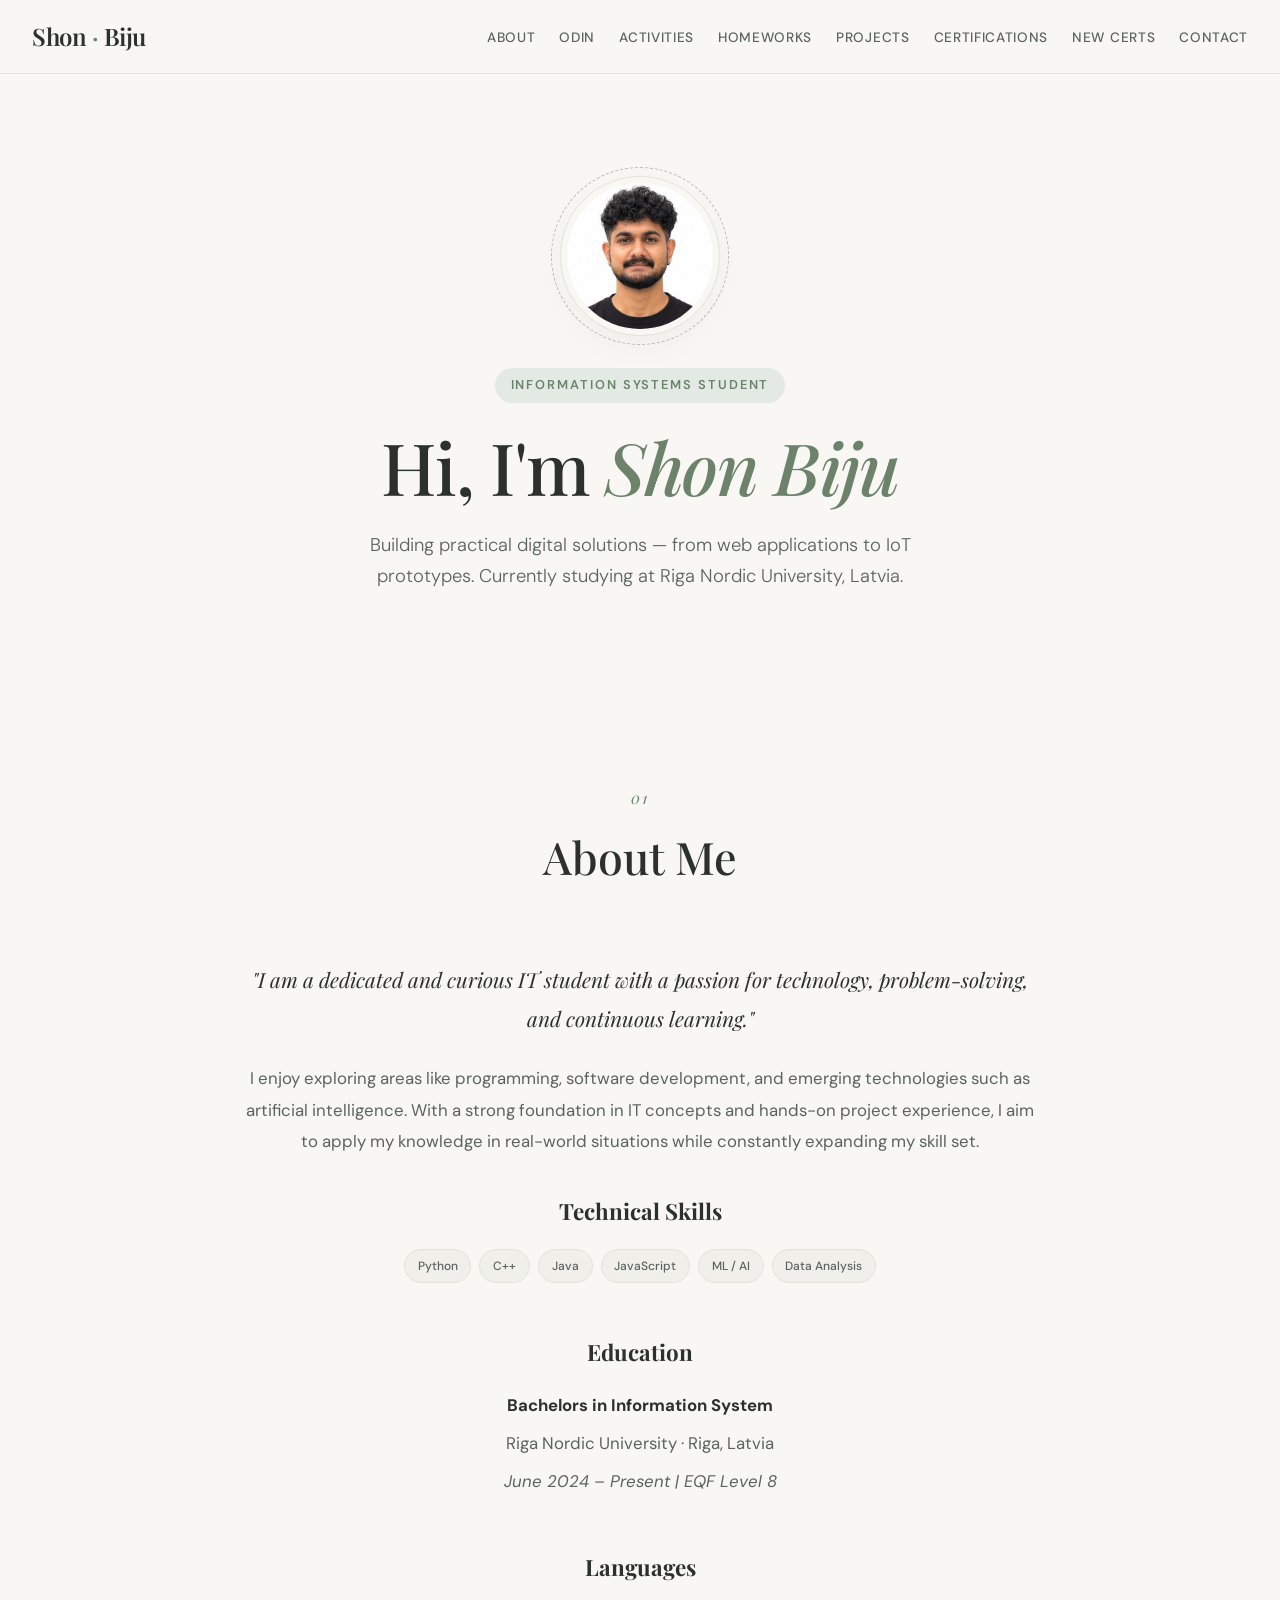
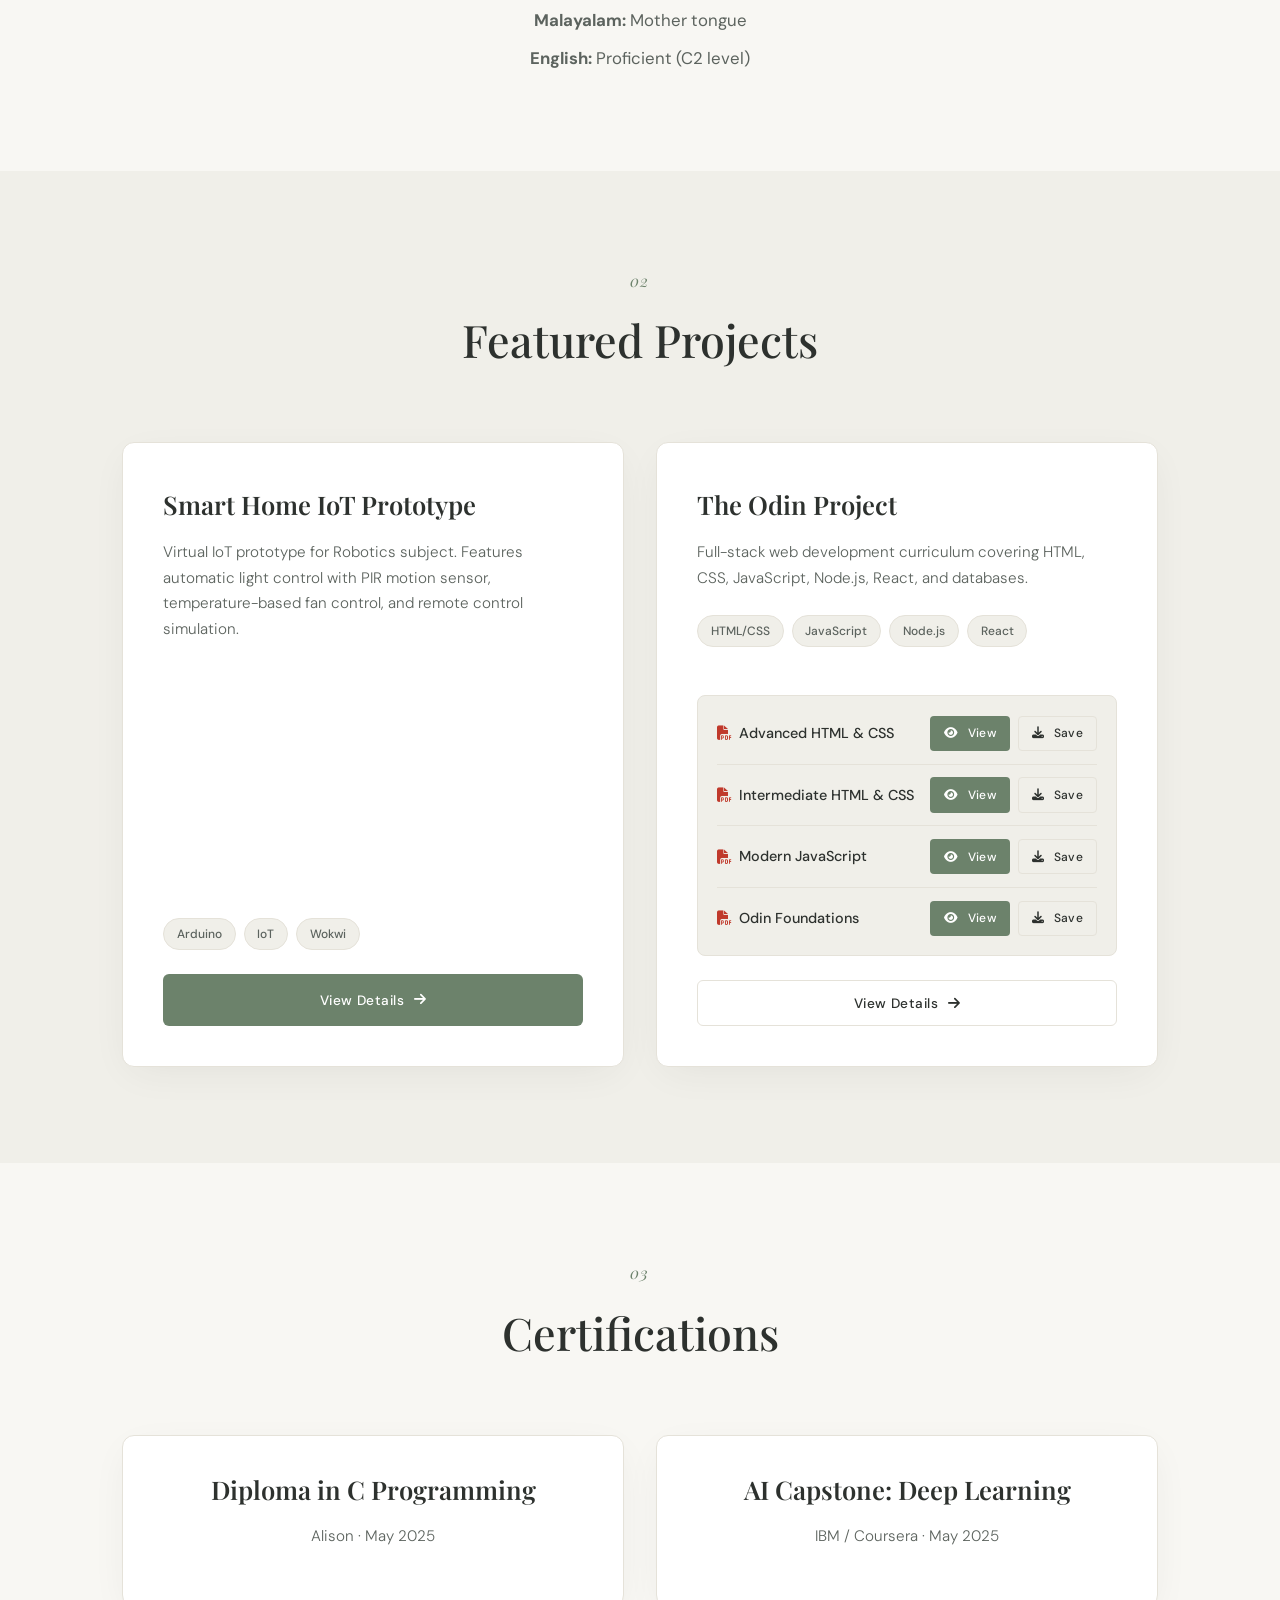
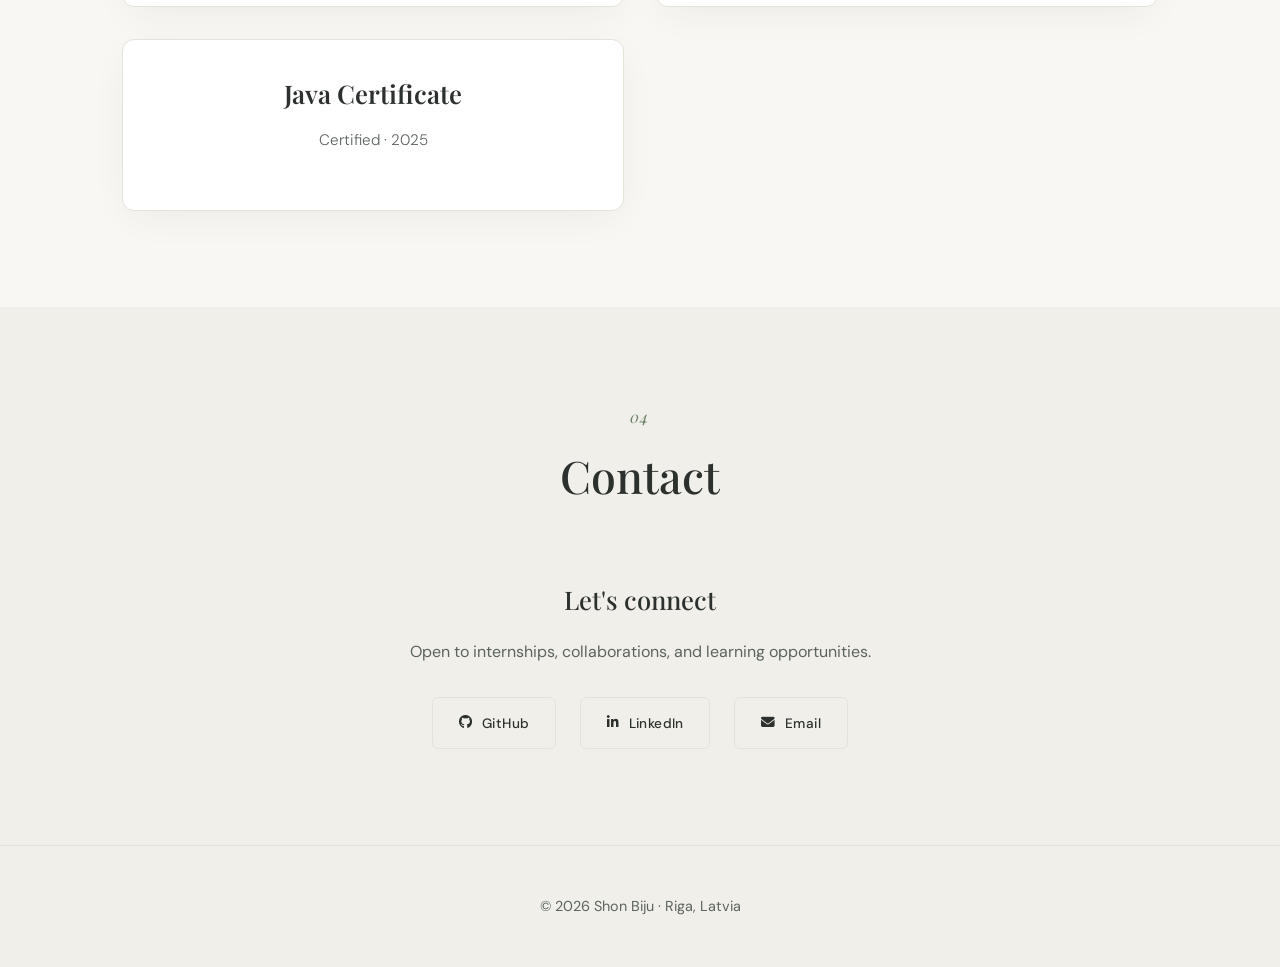
<file: index.html>
<!DOCTYPE html>
<html lang="en">
<head>
<meta charset="UTF-8">
<meta name="viewport" content="width=device-width, initial-scale=1.0">
<title>Shon Biju · Portfolio</title>
<link rel="preconnect" href="https://fonts.googleapis.com">
<link rel="preconnect" href="https://fonts.gstatic.com" crossorigin>
<link href="https://fonts.googleapis.com/css2?family=DM+Sans:opsz,wght@9..40,300;9..40,400;9..40,500;9..40,600&family=Playfair+Display:ital,wght@0,500;0,600;1,500&display=swap" rel="stylesheet">
<link rel="stylesheet" href="https://cdnjs.cloudflare.com/ajax/libs/font-awesome/6.4.0/css/all.min.css">
<style>
*,*::before,*::after{margin:0;padding:0;box-sizing:border-box}
:root{
  --bg: #F8F7F3;        
  --bg-alt: #F0EFE9;    
  --card: #FFFFFF;
  --text-main: #2D312E; 
  --text-soft: #5C635E; 
  --accent: #6C826B;    
  --accent-light: #E3EAE3;
  --border: #E5E2D9;
  --shadow: 0 10px 40px -10px rgba(45, 49, 46, 0.08);
  --shadow-lg: 0 24px 60px -15px rgba(45, 49, 46, 0.15);
}
html{scroll-behavior:smooth}
body{font-family:'DM Sans', sans-serif;background:var(--bg);color:var(--text-main);line-height:1.7;overflow-x:hidden}
::selection{background:var(--accent);color:#fff}
.container{max-width:1100px;margin:0 auto;padding:0 2rem}
section{padding:6rem 0;position:relative}

/* UPDATED TOP BAR */
.top-bar{position:fixed;top:0;left:0;right:0;z-index:1000;background:rgba(248, 247, 243, 0.85);backdrop-filter:blur(16px);border-bottom:1px solid var(--border)}
.top-bar-inner{max-width:1300px;margin:0 auto;padding:1rem 2rem;display:flex;justify-content:space-between;align-items:center;gap:1.5rem}
.brand{font-family:'Playfair Display', serif;font-size:1.5rem;font-weight:600;color:var(--text-main);text-decoration:none;letter-spacing:-0.02em;white-space:nowrap;}
.brand span{color:var(--accent)}
.nav-links{display:flex;gap:1.5rem;list-style:none;align-items:center}
.nav-links a{color:var(--text-soft);text-decoration:none;font-size:.85rem;font-weight:500;letter-spacing:.05em;text-transform:uppercase;transition:color .3s;white-space:nowrap;}
.nav-links a:hover,.nav-links a.active{color:var(--accent)}

/* Hero Section */
.page-hero{padding:11rem 0 6rem;text-align:center;display:flex;flex-direction:column;align-items:center;}
.profile-img-wrap {
  width: 160px; height: 160px; border-radius: 50%;
  padding: 6px; background: var(--bg);
  border: 1px solid var(--border);
  box-shadow: var(--shadow);
  margin-bottom: 2rem;
  position: relative;
}
.profile-img-wrap::after {
  content: ''; position: absolute; inset: -10px;
  border-radius: 50%; border: 1px dashed var(--accent);
  opacity: 0.5;
}
.profile-img {
  width: 100%; height: 100%; border-radius: 50%;
  object-fit: cover; object-position: center;
  background: var(--bg-alt);
}
.page-eyebrow{display:inline-block;font-size:.8rem;font-weight:600;letter-spacing:.15em;text-transform:uppercase;color:var(--accent);margin-bottom:1.5rem;background:var(--accent-light);padding:.4rem 1rem;border-radius:50px;}
.page-hero h1{font-family:'Playfair Display', serif;font-size:clamp(2.8rem,6vw,4.5rem);font-weight:500;line-height:1.1;margin-bottom:1.5rem;color:var(--text-main);letter-spacing:-0.02em;}
.page-hero h1 em{font-style:italic;color:var(--accent);}
.page-hero p.lead{font-size:1.15rem;color:var(--text-soft);max-width:600px;margin:0 auto;font-weight:300;}

/* Section Headers */
.section-head{display:flex;flex-direction:column;align-items:center;text-align:center;margin-bottom:4rem;}
.section-head .num{font-family:'Playfair Display', serif;font-size:1rem;color:var(--accent);letter-spacing:.1em;margin-bottom:.5rem;font-style:italic;}
.section-head h2{font-family:'Playfair Display', serif;font-size:clamp(2rem,4vw,2.8rem);font-weight:500;color:var(--text-main);}

/* Cards & Grid */
.grid{display:grid;grid-template-columns:repeat(auto-fill,minmax(340px,1fr));gap:2rem}
.card{background:var(--card);border:1px solid var(--border);border-radius:12px;padding:2.5rem;display:flex;flex-direction:column;transition:all .4s ease;text-decoration:none;color:inherit;box-shadow:var(--shadow);}
.card:hover{transform:translateY(-5px);box-shadow:var(--shadow-lg);border-color:var(--accent-light);}
.card h3{font-family:'Playfair Display', serif;font-size:1.6rem;font-weight:600;margin-bottom:.8rem;color:var(--text-main);}
.card p{font-size:.95rem;color:var(--text-soft);flex-grow:1;margin-bottom:1.5rem;font-weight:300;}
.tags{display:flex;flex-wrap:wrap;gap:.5rem;margin-bottom:1.5rem}
.tag{font-size:.75rem;font-weight:500;padding:.3rem .8rem;background:var(--bg-alt);border:1px solid var(--border);color:var(--text-soft);border-radius:50px;}

/* Buttons */
.btn{display:inline-flex;align-items:center;justify-content:center;gap:.6rem;padding:.85rem 1.6rem;font-size:.85rem;font-weight:500;letter-spacing:.03em;text-decoration:none;border-radius:6px;transition:all .3s;cursor:pointer;border:1px solid transparent;font-family:'DM Sans', sans-serif;}
.btn-primary{background:var(--accent);color:#fff;}
.btn-primary:hover{background:#586B57;transform:translateY(-2px);box-shadow:0 4px 12px rgba(108, 130, 107, 0.3);}
.btn-ghost{background:transparent;color:var(--text-main);border-color:var(--border);}
.btn-ghost:hover{border-color:var(--accent);color:var(--accent);background:var(--accent-light);}

/* Presentation List */
.presentation-list{display:flex;flex-direction:column;gap:.8rem;margin:1.5rem 0;background:var(--bg-alt);padding:1.2rem;border-radius:8px;border:1px solid var(--border);}
.presentation-item{display:flex;justify-content:space-between;align-items:center;flex-wrap:wrap;gap:.5rem;padding-bottom:.8rem;border-bottom:1px solid var(--border);}
.presentation-item:last-child{border-bottom:none;padding-bottom:0;}
.presentation-name{font-size:.9rem;font-weight:500;color:var(--text-main);display:flex;align-items:center;gap:.5rem;}
.presentation-buttons{display:flex;gap:.5rem;}
.btn-sm{padding:.4rem .8rem;font-size:.75rem;border-radius:4px;}

/* Modals (PDF & Details) */
.modal-overlay {
  display: none; position: fixed; top: 0; left: 0; width: 100%; height: 100%;
  background: rgba(45, 49, 46, 0.7); backdrop-filter: blur(8px); z-index: 9999;
  align-items: center; justify-content: center; padding: 2rem;
}
.modal-content {
  background: var(--bg); width: 100%; max-width: 800px; max-height: 90vh;
  border-radius: 12px; box-shadow: var(--shadow-lg); display: flex;
  flex-direction: column; overflow: hidden; animation: modalFadeIn 0.4s cubic-bezier(0.16, 1, 0.3, 1);
}
.modal-content.pdf-viewer { max-width: 1000px; height: 90vh; }
@keyframes modalFadeIn { from { opacity: 0; transform: translateY(20px) scale(0.98); } to { opacity: 1; transform: translateY(0) scale(1); } }
.modal-header { display: flex; justify-content: space-between; align-items: center; padding: 1.2rem 1.8rem; background: var(--card); border-bottom: 1px solid var(--border); }
.modal-title { font-family: 'Playfair Display', serif; font-size: 1.5rem; font-weight: 600; color: var(--text-main); }
.modal-close { background: transparent; border: none; font-size: 1.5rem; color: var(--text-soft); cursor: pointer; transition: color 0.2s; }
.modal-close:hover { color: #c0392b; }
.modal-body { flex: 1; background: var(--bg); overflow-y: auto; padding: 2rem; }
.modal-body iframe { width: 100%; height: 100%; border: none; background: #525659; }

/* Details Modal List Styling */
.details-list { list-style: none; display: flex; flex-direction: column; gap: 1.2rem; }
.details-list li { background: var(--card); padding: 1.5rem; border-radius: 8px; border: 1px solid var(--border); box-shadow: 0 2px 10px rgba(0,0,0,0.02); }
.details-list strong { display: block; color: var(--accent); font-size: 1.1rem; margin-bottom: 0.4rem; font-family: 'Playfair Display', serif; }
.details-list p { font-size: 0.95rem; color: var(--text-soft); margin: 0; }

footer{border-top:1px solid var(--border);padding:3rem 0;text-align:center;font-size:.9rem;color:var(--text-soft);background:var(--bg-alt);}
footer a{color:var(--accent);text-decoration:none;font-weight:500;}
footer a:hover{text-decoration:underline;}

@media(max-width:1024px){.nav-links{gap:1rem}.nav-links a{font-size:.75rem}}
@media(max-width:860px){.nav-links{display:none}section{padding:4rem 0}.page-hero{padding:8rem 0 4rem}}
@media(max-width:480px){.container{padding:0 1.2rem}.top-bar-inner{padding:1rem 1.2rem}.presentation-item{flex-direction:column;align-items:flex-start;}.modal-overlay{padding: 1rem;}.modal-content{height: 95vh;}.card{padding: 1.5rem;}}
</style>
</head>
<body>

<header class="top-bar">
  <div class="top-bar-inner">
    <a href="index.html" class="brand">Shon <span>·</span> Biju</a>
    <nav>
      <ul class="nav-links">
        <li><a href="#about">About</a></li>
        <!-- Changed Odin link to scroll to the presentation card -->
        <li><a href="#odin-project">Odin</a></li>
        <li><a href="class-activities.html">Activities</a></li>
        <li><a href="homeworks.html">Homeworks</a></li>
        <li><a href="#portfolio">Projects</a></li>
        <li><a href="#certifications">Certifications</a></li>
        <li><a href="new-certification.html">New Certs</a></li>
        <li><a href="#contact">Contact</a></li>
      </ul>
    </nav>
  </div>
</header>

<main>
  <!-- HERO -->
  <section class="page-hero" id="about">
    <div class="container" style="display: flex; flex-direction: column; align-items: center;">
      
      <div class="profile-img-wrap">
        <img src="profile.jpeg" alt="Shon Biju" class="profile-img" onerror="this.src='https://ui-avatars.com/api/?name=Shon+Biju&background=E3EAE3&color=6C826B&size=160'">
      </div>

      <div class="page-eyebrow">Information Systems Student</div>
      <h1>Hi, I'm <em>Shon Biju</em></h1>
      <p class="lead">Building practical digital solutions — from web applications to IoT prototypes. Currently studying at Riga Nordic University, Latvia.</p>
    </div>
  </section>

  <!-- ABOUT -->
  <section>
    <div class="container">
      <div class="section-head">
        <span class="num">01</span>
        <h2>About Me</h2>
      </div>
      <div style="font-size:1.05rem;line-height:1.9;color:var(--text-soft);max-width:800px;margin:0 auto;text-align:center;">
        <p style="margin-bottom:1.5rem;font-family:'Playfair Display', serif;font-size:1.3rem;color:var(--text-main);font-style:italic;">
          "I am a dedicated and curious IT student with a passion for technology, problem-solving, and continuous learning."
        </p>
        <p style="margin-bottom:2rem;">I enjoy exploring areas like programming, software development, and emerging technologies such as artificial intelligence. With a strong foundation in IT concepts and hands-on project experience, I aim to apply my knowledge in real-world situations while constantly expanding my skill set.</p>

        <h3 style="font-family:'Playfair Display', serif;font-size:1.4rem;color:var(--text-main);margin:2rem 0 1rem;">Technical Skills</h3>
        <div class="tags" style="justify-content:center;">
          <span class="tag">Python</span><span class="tag">C++</span><span class="tag">Java</span><span class="tag">JavaScript</span><span class="tag">ML / AI</span><span class="tag">Data Analysis</span>
        </div>

        <h3 style="font-family:'Playfair Display', serif;font-size:1.4rem;color:var(--text-main);margin:3rem 0 1rem;">Education</h3>
        <p style="margin-bottom:.4rem;color:var(--text-main);"><strong>Bachelors in Information System</strong></p>
        <p style="margin-bottom:.4rem;">Riga Nordic University · Riga, Latvia</p>
        <p><em>June 2024 – Present | EQF Level 8</em></p>

        <h3 style="font-family:'Playfair Display', serif;font-size:1.4rem;color:var(--text-main);margin:3rem 0 1rem;">Languages</h3>
        <p style="margin-bottom:.4rem;"><strong>Malayalam:</strong> Mother tongue</p>
        <p><strong>English:</strong> Proficient (C2 level)</p>
      </div>
    </div>
  </section>

  <!-- PORTFOLIO -->
  <section id="portfolio" style="background:var(--bg-alt);">
    <div class="container">
      <div class="section-head">
        <span class="num">02</span>
        <h2>Featured Projects</h2>
      </div>
      <div class="grid">

        <!-- IoT Project -->
        <div class="card">
          <h3>Smart Home IoT Prototype</h3>
          <p>Virtual IoT prototype for Robotics subject. Features automatic light control with PIR motion sensor, temperature-based fan control, and remote control simulation.</p>
          <div class="tags">
            <span class="tag">Arduino</span><span class="tag">IoT</span><span class="tag">Wokwi</span>
          </div>
          <a href="#" class="btn btn-primary">View Details <i class="fas fa-arrow-right"></i></a>
        </div>

        <!-- Odin Project (Added ID here so the nav link scrolls to it) -->
        <div class="card" id="odin-project">
          <h3>The Odin Project</h3>
          <p>Full-stack web development curriculum covering HTML, CSS, JavaScript, Node.js, React, and databases.</p>
          <div class="tags">
            <span class="tag">HTML/CSS</span><span class="tag">JavaScript</span><span class="tag">Node.js</span><span class="tag">React</span>
          </div>

          <div class="presentation-list">
            <div class="presentation-item">
              <span class="presentation-name"><i class="fas fa-file-pdf" style="color:#c0392b;"></i> Advanced HTML & CSS</span>
              <div class="presentation-buttons">
                <button onclick="openPDF('presentations/advanced-html-css.pdf', 'Advanced HTML & CSS')" class="btn btn-primary btn-sm"><i class="fas fa-eye"></i> View</button>
                <a href="presentations/advanced-html-css.pdf" download class="btn btn-ghost btn-sm"><i class="fas fa-download"></i> Save</a>
              </div>
            </div>
            <div class="presentation-item">
              <span class="presentation-name"><i class="fas fa-file-pdf" style="color:#c0392b;"></i> Intermediate HTML & CSS</span>
              <div class="presentation-buttons">
                <button onclick="openPDF('presentations/intermediate-html-css.pdf', 'Intermediate HTML & CSS')" class="btn btn-primary btn-sm"><i class="fas fa-eye"></i> View</button>
                <a href="presentations/intermediate-html-css.pdf" download class="btn btn-ghost btn-sm"><i class="fas fa-download"></i> Save</a>
              </div>
            </div>
            <div class="presentation-item">
              <span class="presentation-name"><i class="fas fa-file-pdf" style="color:#c0392b;"></i> Modern JavaScript</span>
              <div class="presentation-buttons">
                <button onclick="openPDF('presentations/modern-javascript.pdf', 'Modern JavaScript')" class="btn btn-primary btn-sm"><i class="fas fa-eye"></i> View</button>
                <a href="presentations/modern-javascript.pdf" download class="btn btn-ghost btn-sm"><i class="fas fa-download"></i> Save</a>
              </div>
            </div>
            <div class="presentation-item">
              <span class="presentation-name"><i class="fas fa-file-pdf" style="color:#c0392b;"></i> Odin Foundations</span>
              <div class="presentation-buttons">
                <button onclick="openPDF('presentations/odin-foundations.pdf', 'Odin Foundations')" class="btn btn-primary btn-sm"><i class="fas fa-eye"></i> View</button>
                <a href="presentations/odin-foundations.pdf" download class="btn btn-ghost btn-sm"><i class="fas fa-download"></i> Save</a>
              </div>
            </div>
          </div>

          <button onclick="openDetails()" class="btn btn-ghost" style="width: 100%;">View Details <i class="fas fa-arrow-right"></i></button>
        </div>

      </div>
    </div>
  </section>

  <!-- CERTIFICATIONS -->
  <section id="certifications">
    <div class="container">
      <div class="section-head">
        <span class="num">03</span>
        <h2>Certifications</h2>
      </div>
      <div class="grid">
        <div class="card" style="text-align:center; padding:2rem;">
          <h3>Diploma in C Programming</h3>
          <p>Alison · May 2025</p>
        </div>
        <div class="card" style="text-align:center; padding:2rem;">
          <h3>AI Capstone: Deep Learning</h3>
          <p>IBM / Coursera · May 2025</p>
        </div>
        <div class="card" style="text-align:center; padding:2rem;">
          <h3>Java Certificate</h3>
          <p>Certified · 2025</p>
        </div>
      </div>
    </div>
  </section>

  <!-- CONTACT -->
  <section id="contact" style="background:var(--bg-alt);">
    <div class="container">
      <div class="section-head">
        <span class="num">04</span>
        <h2>Contact</h2>
      </div>
      <div style="text-align: center;">
        <h3 style="font-family:'Playfair Display', serif;font-size:1.6rem;font-weight:500;margin-bottom:1rem;">Let's connect</h3>
        <p style="color:var(--text-soft);margin-bottom:2rem;">Open to internships, collaborations, and learning opportunities.</p>
        <div style="display:flex; justify-content:center; gap:1.5rem; flex-wrap:wrap;">
          <a href="#" target="_blank" class="btn btn-ghost"><i class="fab fa-github"></i> GitHub</a>
          <a href="#" target="_blank" class="btn btn-ghost"><i class="fab fa-linkedin-in"></i> LinkedIn</a>
          <a href="mailto:shon@example.com" class="btn btn-ghost"><i class="fas fa-envelope"></i> Email</a>
        </div>
      </div>
    </div>
  </section>
</main>

<!-- PDF MODAL -->
<div id="pdfModal" class="modal-overlay">
  <div class="modal-content pdf-viewer">
    <div class="modal-header">
      <span id="modalTitle" class="modal-title">Presentation</span>
      <button onclick="closeModal('pdfModal')" class="modal-close" aria-label="Close">&times;</button>
    </div>
    <div class="modal-body" style="padding: 0;">
      <iframe id="pdfFrame" src="" title="PDF Presentation"></iframe>
    </div>
  </div>
</div>

<!-- DETAILS MODAL -->
<div id="detailsModal" class="modal-overlay">
  <div class="modal-content">
    <div class="modal-header">
      <span class="modal-title">The Odin Project</span>
      <button onclick="closeModal('detailsModal')" class="modal-close" aria-label="Close">&times;</button>
    </div>
    <div class="modal-body">
      <p style="margin-bottom: 1.5rem; color: var(--text-soft); font-size: 1.05rem; line-height: 1.8;">The Odin Project is a comprehensive, open-source full-stack curriculum. Shon has completed multiple core modules, documented below in the available presentations:</p>
      
      <ul class="details-list">
        <li>
          <strong>Advanced HTML & CSS</strong>
          <p>Deep dive into CSS animations, accessibility (WCAG), and responsive design principles to build fluid, accessible web layouts.</p>
        </li>
        <li>
          <strong>Intermediate HTML & CSS</strong>
          <p>Mastering CSS Grid, Flexbox, forms, and scalable vector graphics (SVGs) to construct complex, 2D web layouts.</p>
        </li>
        <li>
          <strong>Modern JavaScript</strong>
          <p>Building interactive web apps using OOP, modular code structures, asynchronous programming, APIs, and automated testing.</p>
        </li>
        <li>
          <strong>Odin Foundations</strong>
          <p>The core foundation of web development, covering the environment setup, Git version control, HTML structure, CSS basics, and essential JavaScript logic.</p>
        </li>
      </ul>
    </div>
  </div>
</div>

<footer>
  <p>© 2026 Shon Biju · Riga, Latvia</p>
</footer>

<script>
  // PDF Modal
  function openPDF(url, title) {
    document.getElementById('pdfFrame').src = url;
    document.getElementById('modalTitle').innerText = title;
    document.getElementById('pdfModal').style.display = 'flex';
    document.body.style.overflow = 'hidden'; 
  }

  // Details Modal
  function openDetails() {
    document.getElementById('detailsModal').style.display = 'flex';
    document.body.style.overflow = 'hidden'; 
  }

  // Close Modals
  function closeModal(modalId) {
    document.getElementById(modalId).style.display = 'none';
    if(modalId === 'pdfModal') {
      document.getElementById('pdfFrame').src = ''; 
    }
    document.body.style.overflow = 'auto';
  }

  // Click outside to close
  document.querySelectorAll('.modal-overlay').forEach(overlay => {
    overlay.addEventListener('click', function(e) {
      if (e.target === this) {
        closeModal(this.id);
      }
    });
  });

  // Escape key to close
  document.addEventListener('keydown', function(e) {
    if (e.key === 'Escape') {
      document.querySelectorAll('.modal-overlay').forEach(overlay => {
        if(overlay.style.display === 'flex') {
          closeModal(overlay.id);
        }
      });
    }
  });
</script>

</body>
</html>
</file>
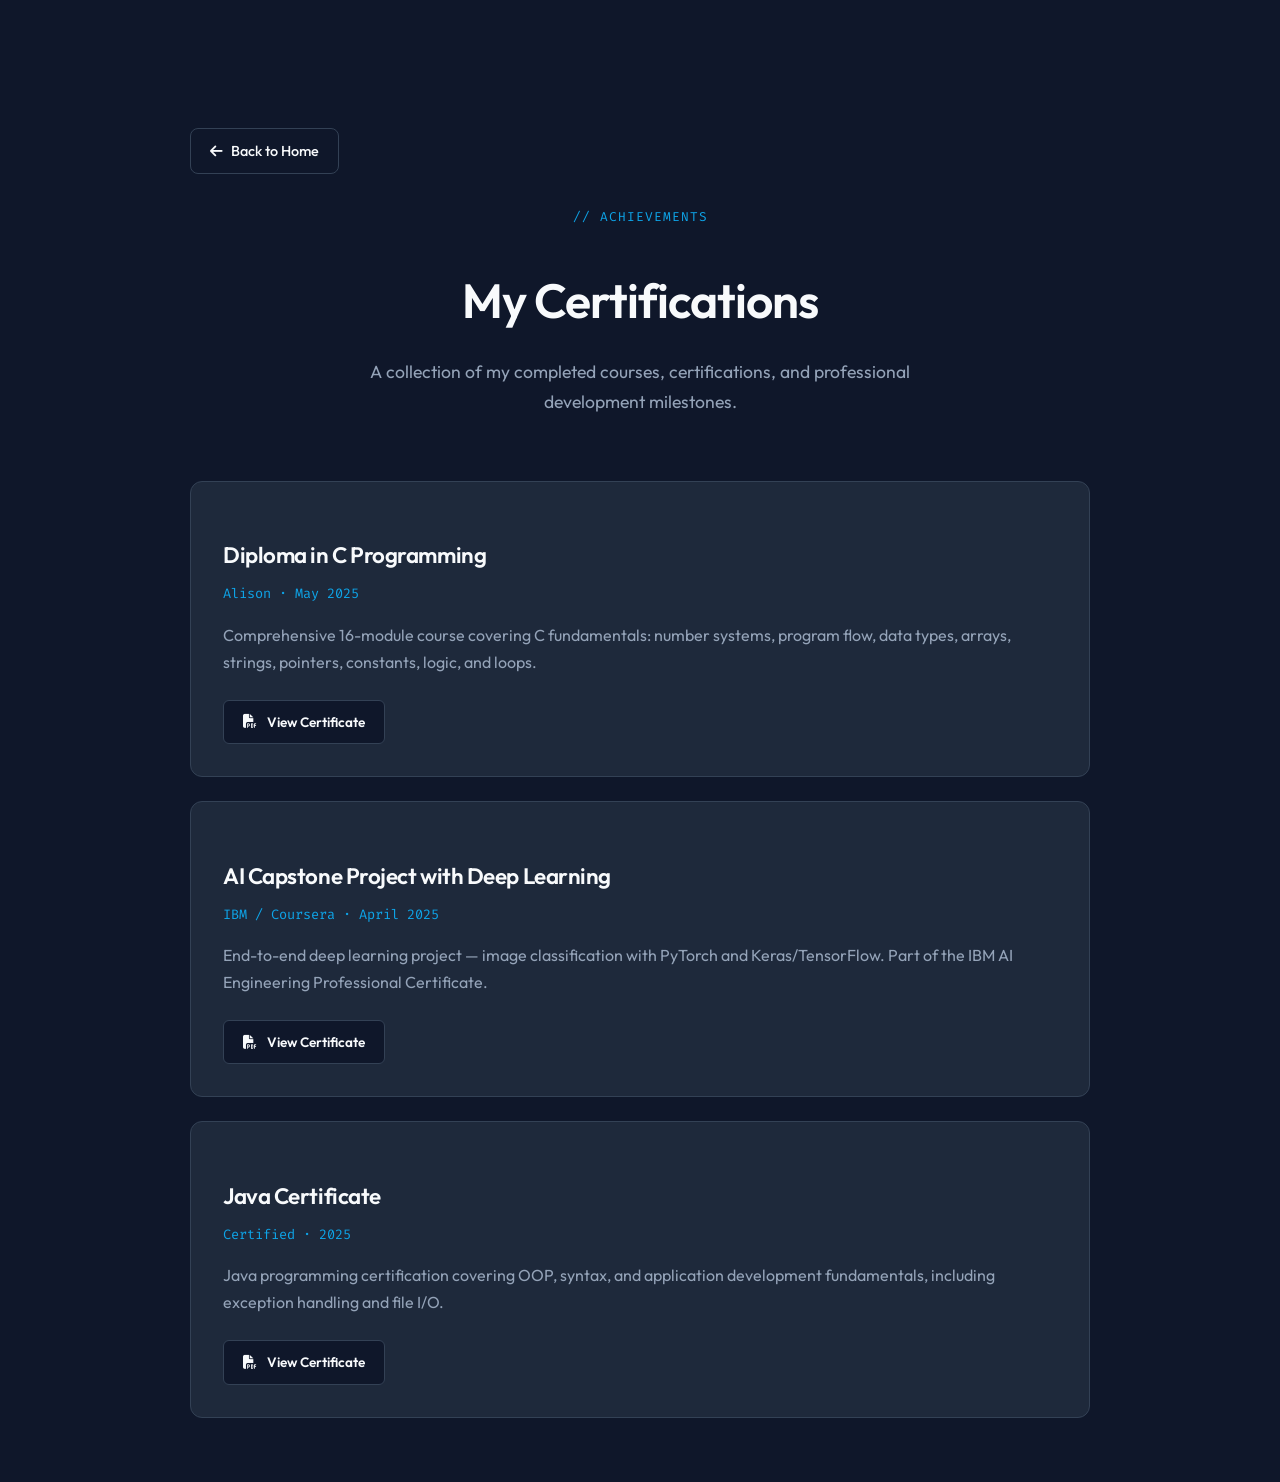
<file: certifications.html>
<!DOCTYPE html>
<html lang="en">
<head>
    <meta charset="UTF-8">
    <meta name="viewport" content="width=device-width, initial-scale=1.0">
    <title>Certifications · Shon Biju</title>
    
    <link rel="preconnect" href="https://fonts.googleapis.com">
    <link rel="preconnect" href="https://fonts.gstatic.com" crossorigin>
    <link href="https://fonts.googleapis.com/css2?family=Fira+Code:wght@400;500&family=Outfit:wght@300;400;500;600;700&display=swap" rel="stylesheet">
    <link rel="stylesheet" href="https://cdnjs.cloudflare.com/ajax/libs/font-awesome/6.4.0/css/all.min.css">

    <style>
        :root {
            --bg: #0f172a;
            --bg-alt: #1e293b;
            --text: #f8fafc;
            --text-muted: #94a3b8;
            --accent: #0ea5e9;
            --border: #334155;
            --font-sans: 'Outfit', sans-serif;
            --font-mono: 'Fira Code', monospace;
        }

        body {
            font-family: var(--font-sans);
            background-color: var(--bg);
            color: var(--text);
            line-height: 1.7;
            padding: 8rem 2rem 4rem;
            margin: 0;
        }

        .container { max-width: 900px; margin: 0 auto; }
        h1, h2, h3 { font-weight: 600; letter-spacing: -0.02em; }
        
        .mono-label {
            font-family: var(--font-mono); font-size: 0.8rem; color: var(--accent);
            text-transform: uppercase; letter-spacing: 1px; margin-bottom: 0.5rem; display: block;
        }

        .page-header { text-align: center; margin-bottom: 4rem; }
        .page-header h1 { font-size: 3rem; margin-bottom: 1rem; }
        .page-header p { color: var(--text-muted); font-size: 1.1rem; max-width: 600px; margin: 0 auto; }

        a.back-btn {
            display: inline-flex; align-items: center; gap: 0.5rem;
            color: var(--text); text-decoration: none; font-weight: 500;
            padding: 0.6rem 1.2rem; border: 1px solid var(--border);
            border-radius: 8px; transition: all 0.2s; margin-bottom: 2rem; font-size: 0.9rem;
        }
        a.back-btn:hover { border-color: var(--accent); color: var(--accent); }

        .cert-list { display: flex; flex-direction: column; gap: 1.5rem; }
        .cert-item {
            background: var(--bg-alt); border: 1px solid var(--border);
            border-radius: 12px; padding: 2rem;
        }
        .cert-item h3 { font-size: 1.4rem; margin-bottom: 0.5rem; color: var(--text); }
        .cert-meta {
            font-family: var(--font-mono); font-size: 0.85rem; color: var(--accent); margin-bottom: 1rem;
        }
        .cert-desc { color: var(--text-muted); margin-bottom: 1.5rem; }
        
        .btn {
            display: inline-flex; align-items: center; gap: 0.6rem; padding: 0.6rem 1.2rem;
            font-size: 0.85rem; font-weight: 600; border-radius: 6px; text-decoration: none;
            background: var(--bg); color: var(--text); border: 1px solid var(--border); transition: all 0.2s;
        }
        .btn:hover { border-color: var(--accent); color: var(--accent); }
    </style>
</head>
<body>
    <div class="container">
        <a href="index.html" class="back-btn"><i class="fas fa-arrow-left"></i> Back to Home</a>
        
        <header class="page-header">
            <div class="mono-label">// Achievements</div>
            <h1>My Certifications</h1>
            <p>A collection of my completed courses, certifications, and professional development milestones.</p>
        </header>

        <div class="cert-list">
            <div class="cert-item">
                <h3>Diploma in C Programming</h3>
                <div class="cert-meta">Alison · May 2025</div>
                <p class="cert-desc">Comprehensive 16-module course covering C fundamentals: number systems, program flow, data types, arrays, strings, pointers, constants, logic, and loops.</p>
                <a href="#" class="btn"><i class="fas fa-file-pdf"></i> View Certificate</a>
            </div>

            <div class="cert-item">
                <h3>AI Capstone Project with Deep Learning</h3>
                <div class="cert-meta">IBM / Coursera · April 2025</div>
                <p class="cert-desc">End-to-end deep learning project — image classification with PyTorch and Keras/TensorFlow. Part of the IBM AI Engineering Professional Certificate.</p>
                <a href="#" class="btn"><i class="fas fa-file-pdf"></i> View Certificate</a>
            </div>

            <div class="cert-item">
                <h3>Java Certificate</h3>
                <div class="cert-meta">Certified · 2025</div>
                <p class="cert-desc">Java programming certification covering OOP, syntax, and application development fundamentals, including exception handling and file I/O.</p>
                <a href="#" class="btn"><i class="fas fa-file-pdf"></i> View Certificate</a>
            </div>
        </div>
    </div>
</body>
</html>
</file>
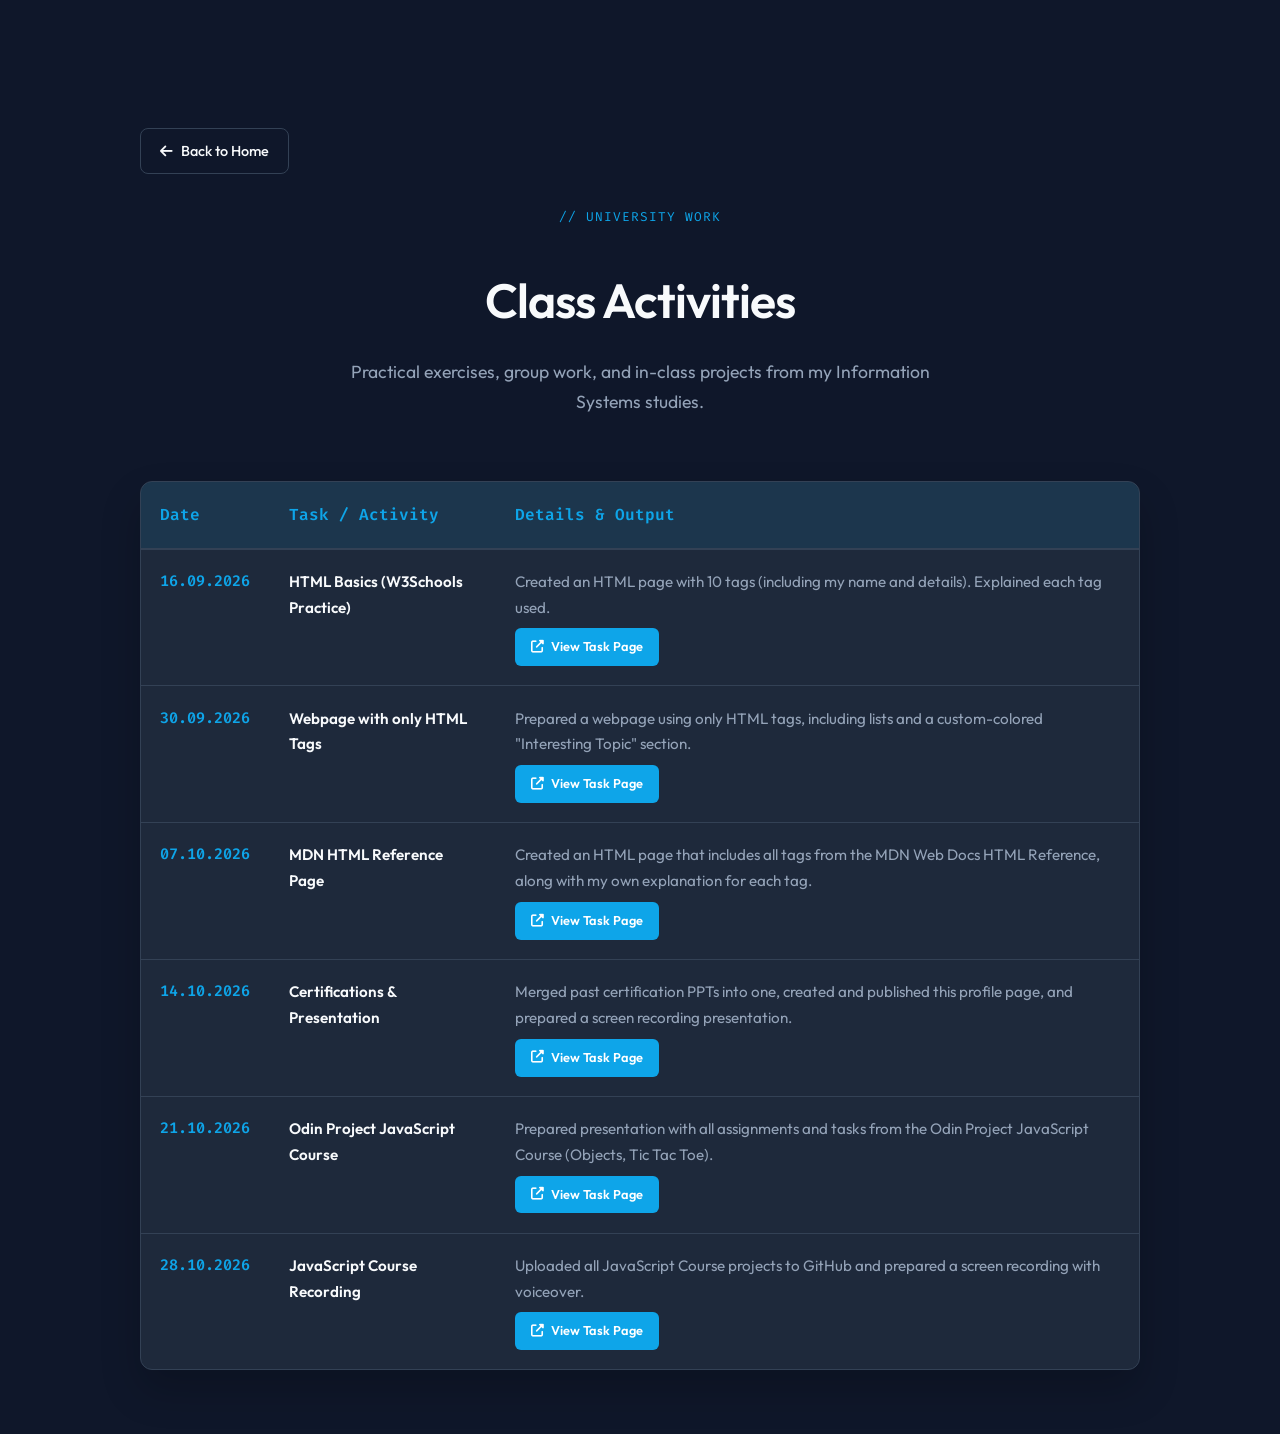
<file: class-activities.html>
<!DOCTYPE html>
<html lang="en">
<head>
    <meta charset="UTF-8">
    <meta name="viewport" content="width=device-width, initial-scale=1.0">
    <title>Class Activities · Shon Biju</title>
    
    <link rel="preconnect" href="https://fonts.googleapis.com">
    <link rel="preconnect" href="https://fonts.gstatic.com" crossorigin>
    <link href="https://fonts.googleapis.com/css2?family=Fira+Code:wght@400;500&family=Outfit:wght@300;400;500;600;700&display=swap" rel="stylesheet">
    <link rel="stylesheet" href="https://cdnjs.cloudflare.com/ajax/libs/font-awesome/6.4.0/css/all.min.css">

    <style>
        :root {
            --bg: #0f172a;
            --bg-alt: #1e293b;
            --text: #f8fafc;
            --text-muted: #94a3b8;
            --accent: #0ea5e9;
            --border: #334155;
            --font-sans: 'Outfit', sans-serif;
            --font-mono: 'Fira Code', monospace;
        }

        body {
            font-family: var(--font-sans);
            background-color: var(--bg);
            color: var(--text);
            line-height: 1.7;
            padding: 8rem 2rem 4rem;
            margin: 0;
        }

        .container { max-width: 1000px; margin: 0 auto; }
        h1, h2, h3 { font-weight: 600; letter-spacing: -0.02em; }
        
        .mono-label {
            font-family: var(--font-mono); font-size: 0.8rem; color: var(--accent);
            text-transform: uppercase; letter-spacing: 1px; margin-bottom: 0.5rem; display: block;
        }

        .page-header { text-align: center; margin-bottom: 4rem; }
        .page-header h1 { font-size: 3rem; margin-bottom: 1rem; }
        .page-header p { color: var(--text-muted); font-size: 1.1rem; max-width: 600px; margin: 0 auto; }

        a.back-btn {
            display: inline-flex; align-items: center; gap: 0.5rem;
            color: var(--text); text-decoration: none; font-weight: 500;
            padding: 0.6rem 1.2rem; border: 1px solid var(--border);
            border-radius: 8px; transition: all 0.2s; margin-bottom: 2rem; font-size: 0.9rem;
        }
        a.back-btn:hover { border-color: var(--accent); color: var(--accent); }

        .table-wrapper {
            background: var(--bg-alt); border: 1px solid var(--border);
            border-radius: 12px; overflow: hidden; box-shadow: 0 20px 40px rgba(0,0,0,0.2);
        }
        table { width: 100%; border-collapse: collapse; text-align: left; }
        th { background: rgba(14, 165, 233, 0.1); color: var(--accent); font-family: var(--font-mono); padding: 1.2rem; font-weight: 600; border-bottom: 2px solid var(--border); }
        td { padding: 1.2rem; border-bottom: 1px solid var(--border); color: var(--text-muted); font-size: 0.95rem; vertical-align: top; }
        tr:last-child td { border-bottom: none; }
        tr:hover td { background: var(--bg); color: var(--text); }
        
        .date-col { font-family: var(--font-mono); font-weight: 600; color: var(--accent); white-space: nowrap; }
        .task-col { font-weight: 600; color: var(--text); }
        
        .btn-inline {
            display: inline-flex; align-items: center; gap: 0.4rem; padding: 0.5rem 1rem;
            background: var(--accent); color: #fff; text-decoration: none; border-radius: 6px;
            font-size: 0.8rem; font-weight: 600; margin-top: 0.5rem; transition: 0.2s;
        }
        .btn-inline:hover { background: #38bdf8; transform: translateY(-2px); }
    </style>
</head>
<body>
    <div class="container">
        <a href="index.html" class="back-btn"><i class="fas fa-arrow-left"></i> Back to Home</a>
        
        <header class="page-header">
            <div class="mono-label">// University Work</div>
            <h1>Class Activities</h1>
            <p>Practical exercises, group work, and in-class projects from my Information Systems studies.</p>
        </header>

        <div class="table-wrapper">
            <table>
                <thead>
                    <tr>
                        <th>Date</th>
                        <th>Task / Activity</th>
                        <th>Details & Output</th>
                    </tr>
                </thead>
                <tbody>
                    <tr>
                        <td class="date-col">16.09.2026</td>
                        <td class="task-col">HTML Basics (W3Schools Practice)</td>
                        <td>Created an HTML page with 10 tags (including my name and details). Explained each tag used.<br>
                            <a href="class-activities/task-16-09.html" class="btn-inline"><i class="fas fa-external-link-alt"></i> View Task Page</a>
                        </td>
                    </tr>
                    <tr>
                        <td class="date-col">30.09.2026</td>
                        <td class="task-col">Webpage with only HTML Tags</td>
                        <td>Prepared a webpage using only HTML tags, including lists and a custom-colored "Interesting Topic" section.<br>
                            <a href="class-activities/task-30-09.html" class="btn-inline"><i class="fas fa-external-link-alt"></i> View Task Page</a>
                        </td>
                    </tr>
                    <tr>
                        <td class="date-col">07.10.2026</td>
                        <td class="task-col">MDN HTML Reference Page</td>
                        <td>Created an HTML page that includes all tags from the MDN Web Docs HTML Reference, along with my own explanation for each tag.<br>
                            <a href="class-activities/task-07-10.html" class="btn-inline"><i class="fas fa-external-link-alt"></i> View Task Page</a>
                        </td>
                    </tr>
                    <tr>
                        <td class="date-col">14.10.2026</td>
                        <td class="task-col">Certifications & Presentation</td>
                        <td>Merged past certification PPTs into one, created and published this profile page, and prepared a screen recording presentation.<br>
                            <a href="class-activities/task-14-10.html" class="btn-inline"><i class="fas fa-external-link-alt"></i> View Task Page</a>
                        </td>
                    </tr>
                    <tr>
                        <td class="date-col">21.10.2026</td>
                        <td class="task-col">Odin Project JavaScript Course</td>
                        <td>Prepared presentation with all assignments and tasks from the Odin Project JavaScript Course (Objects, Tic Tac Toe).<br>
                            <a href="class-activities/task-21-10.html" class="btn-inline"><i class="fas fa-external-link-alt"></i> View Task Page</a>
                        </td>
                    </tr>
                    <tr>
                        <td class="date-col">28.10.2026</td>
                        <td class="task-col">JavaScript Course Recording</td>
                        <td>Uploaded all JavaScript Course projects to GitHub and prepared a screen recording with voiceover.<br>
                            <a href="class-activities/task-28-10.html" class="btn-inline"><i class="fas fa-external-link-alt"></i> View Task Page</a>
                        </td>
                    </tr>
                </tbody>
            </table>
        </div>
    </div>
</body>
</html>
</file>
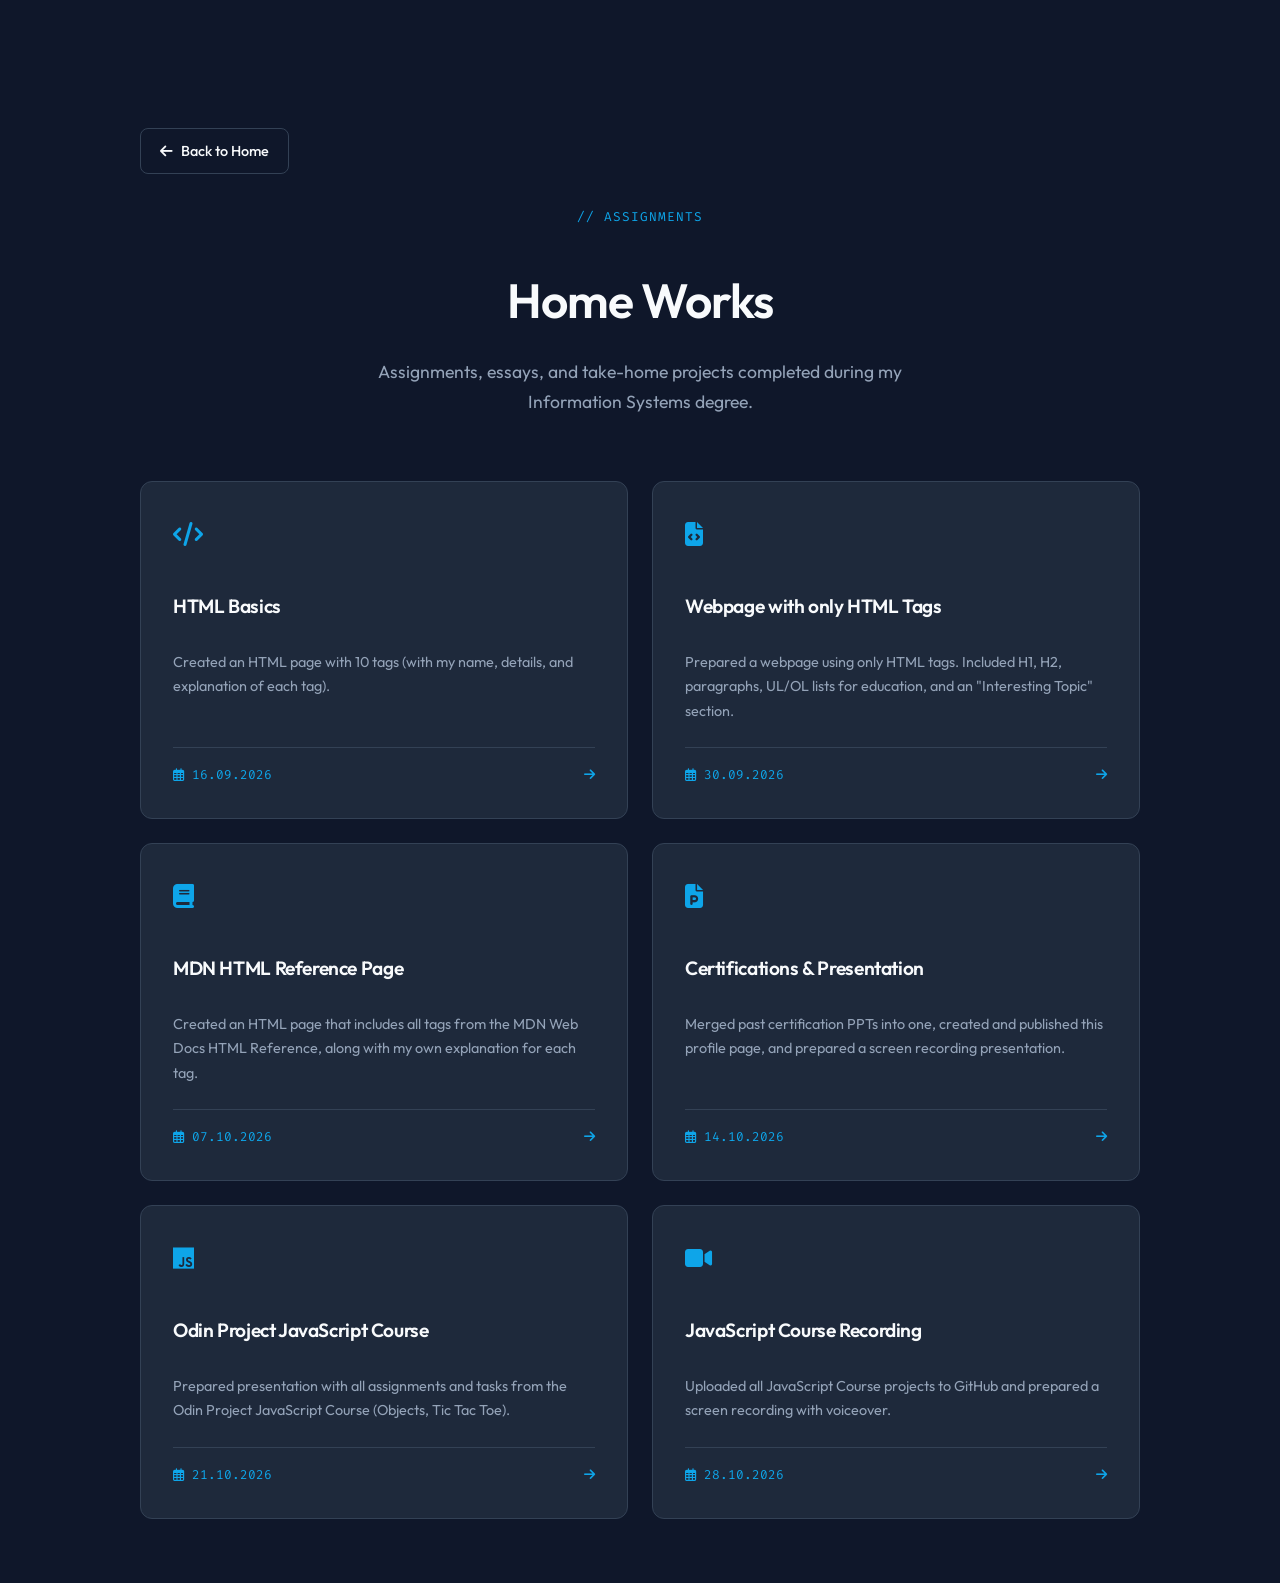
<file: homeworks.html>
<!DOCTYPE html>
<html lang="en">
<head>
    <meta charset="UTF-8">
    <meta name="viewport" content="width=device-width, initial-scale=1.0">
    <title>Homeworks · Shon Biju</title>
    
    <link rel="preconnect" href="https://fonts.googleapis.com">
    <link rel="preconnect" href="https://fonts.gstatic.com" crossorigin>
    <link href="https://fonts.googleapis.com/css2?family=Fira+Code:wght@400;500&family=Outfit:wght@300;400;500;600;700&display=swap" rel="stylesheet">
    <link rel="stylesheet" href="https://cdnjs.cloudflare.com/ajax/libs/font-awesome/6.4.0/css/all.min.css">

    <style>
        :root {
            --bg: #0f172a;
            --bg-alt: #1e293b;
            --text: #f8fafc;
            --text-muted: #94a3b8;
            --accent: #0ea5e9;
            --border: #334155;
            --font-sans: 'Outfit', sans-serif;
            --font-mono: 'Fira Code', monospace;
        }

        body {
            font-family: var(--font-sans);
            background-color: var(--bg);
            color: var(--text);
            line-height: 1.7;
            padding: 8rem 2rem 4rem;
            margin: 0;
        }

        .container { max-width: 1000px; margin: 0 auto; }
        h1, h2, h3 { font-weight: 600; letter-spacing: -0.02em; }
        
        .mono-label {
            font-family: var(--font-mono); font-size: 0.8rem; color: var(--accent);
            text-transform: uppercase; letter-spacing: 1px; margin-bottom: 0.5rem; display: block;
        }

        .page-header { text-align: center; margin-bottom: 4rem; }
        .page-header h1 { font-size: 3rem; margin-bottom: 1rem; }
        .page-header p { color: var(--text-muted); font-size: 1.1rem; max-width: 600px; margin: 0 auto; }

        a.back-btn {
            display: inline-flex; align-items: center; gap: 0.5rem;
            color: var(--text); text-decoration: none; font-weight: 500;
            padding: 0.6rem 1.2rem; border: 1px solid var(--border);
            border-radius: 8px; transition: all 0.2s; margin-bottom: 2rem; font-size: 0.9rem;
        }
        a.back-btn:hover { border-color: var(--accent); color: var(--accent); }

        .grid { display: grid; grid-template-columns: repeat(auto-fill, minmax(320px, 1fr)); gap: 1.5rem; }
        .card {
            background: var(--bg-alt); border: 1px solid var(--border); border-radius: 12px;
            padding: 2rem; display: flex; flex-direction: column; transition: all 0.3s;
            text-decoration: none; color: inherit; position: relative;
        }
        .card:hover { border-color: var(--accent); transform: translateY(-4px); box-shadow: 0 12px 24px rgba(0,0,0,0.2); }
        
        .card-icon { font-size: 1.5rem; color: var(--accent); margin-bottom: 1rem; }
        .card h3 { font-size: 1.2rem; margin-bottom: 0.8rem; }
        .card p { font-size: 0.9rem; color: var(--text-muted); flex-grow: 1; margin-bottom: 1.5rem; }
        
        .card-foot {
            display: flex; justify-content: space-between; align-items: center;
            border-top: 1px solid var(--border); padding-top: 1rem; font-family: var(--font-mono); font-size: 0.8rem; color: var(--accent);
        }
    </style>
</head>
<body>
    <div class="container">
        <a href="index.html" class="back-btn"><i class="fas fa-arrow-left"></i> Back to Home</a>
        
        <header class="page-header">
            <div class="mono-label">// Assignments</div>
            <h1>Home Works</h1>
            <p>Assignments, essays, and take-home projects completed during my Information Systems degree.</p>
        </header>

        <div class="grid">
            <a href="class-activities/task-16-09.html" class="card">
                <div class="card-icon"><i class="fas fa-code"></i></div>
                <h3>HTML Basics</h3>
                <p>Created an HTML page with 10 tags (with my name, details, and explanation of each tag).</p>
                <div class="card-foot">
                    <span><i class="far fa-calendar-alt"></i> 16.09.2026</span>
                    <span><i class="fas fa-arrow-right"></i></span>
                </div>
            </a>

            <a href="class-activities/task-30-09.html" class="card">
                <div class="card-icon"><i class="fas fa-file-code"></i></div>
                <h3>Webpage with only HTML Tags</h3>
                <p>Prepared a webpage using only HTML tags. Included H1, H2, paragraphs, UL/OL lists for education, and an "Interesting Topic" section.</p>
                <div class="card-foot">
                    <span><i class="far fa-calendar-alt"></i> 30.09.2026</span>
                    <span><i class="fas fa-arrow-right"></i></span>
                </div>
            </a>

            <!-- THIS LINKS TO YOUR MDN TAGS FILE -->
            <a href="class-activities/mdn-tags.html" class="card">
                <div class="card-icon"><i class="fas fa-book"></i></div>
                <h3>MDN HTML Reference Page</h3>
                <p>Created an HTML page that includes all tags from the MDN Web Docs HTML Reference, along with my own explanation for each tag.</p>
                <div class="card-foot">
                    <span><i class="far fa-calendar-alt"></i> 07.10.2026</span>
                    <span><i class="fas fa-arrow-right"></i></span>
                </div>
            </a>

            <a href="certifications.html" class="card">
                <div class="card-icon"><i class="fas fa-file-powerpoint"></i></div>
                <h3>Certifications & Presentation</h3>
                <p>Merged past certification PPTs into one, created and published this profile page, and prepared a screen recording presentation.</p>
                <div class="card-foot">
                    <span><i class="far fa-calendar-alt"></i> 14.10.2026</span>
                    <span><i class="fas fa-arrow-right"></i></span>
                </div>
            </a>

            <a href="odin.html" class="card">
                <div class="card-icon"><i class="fab fa-js"></i></div>
                <h3>Odin Project JavaScript Course</h3>
                <p>Prepared presentation with all assignments and tasks from the Odin Project JavaScript Course (Objects, Tic Tac Toe).</p>
                <div class="card-foot">
                    <span><i class="far fa-calendar-alt"></i> 21.10.2026</span>
                    <span><i class="fas fa-arrow-right"></i></span>
                </div>
            </a>

            <a href="odin.html" class="card">
                <div class="card-icon"><i class="fas fa-video"></i></div>
                <h3>JavaScript Course Recording</h3>
                <p>Uploaded all JavaScript Course projects to GitHub and prepared a screen recording with voiceover.</p>
                <div class="card-foot">
                    <span><i class="far fa-calendar-alt"></i> 28.10.2026</span>
                    <span><i class="fas fa-arrow-right"></i></span>
                </div>
            </a>
        </div>
    </div>
</body>
</html>
</file>
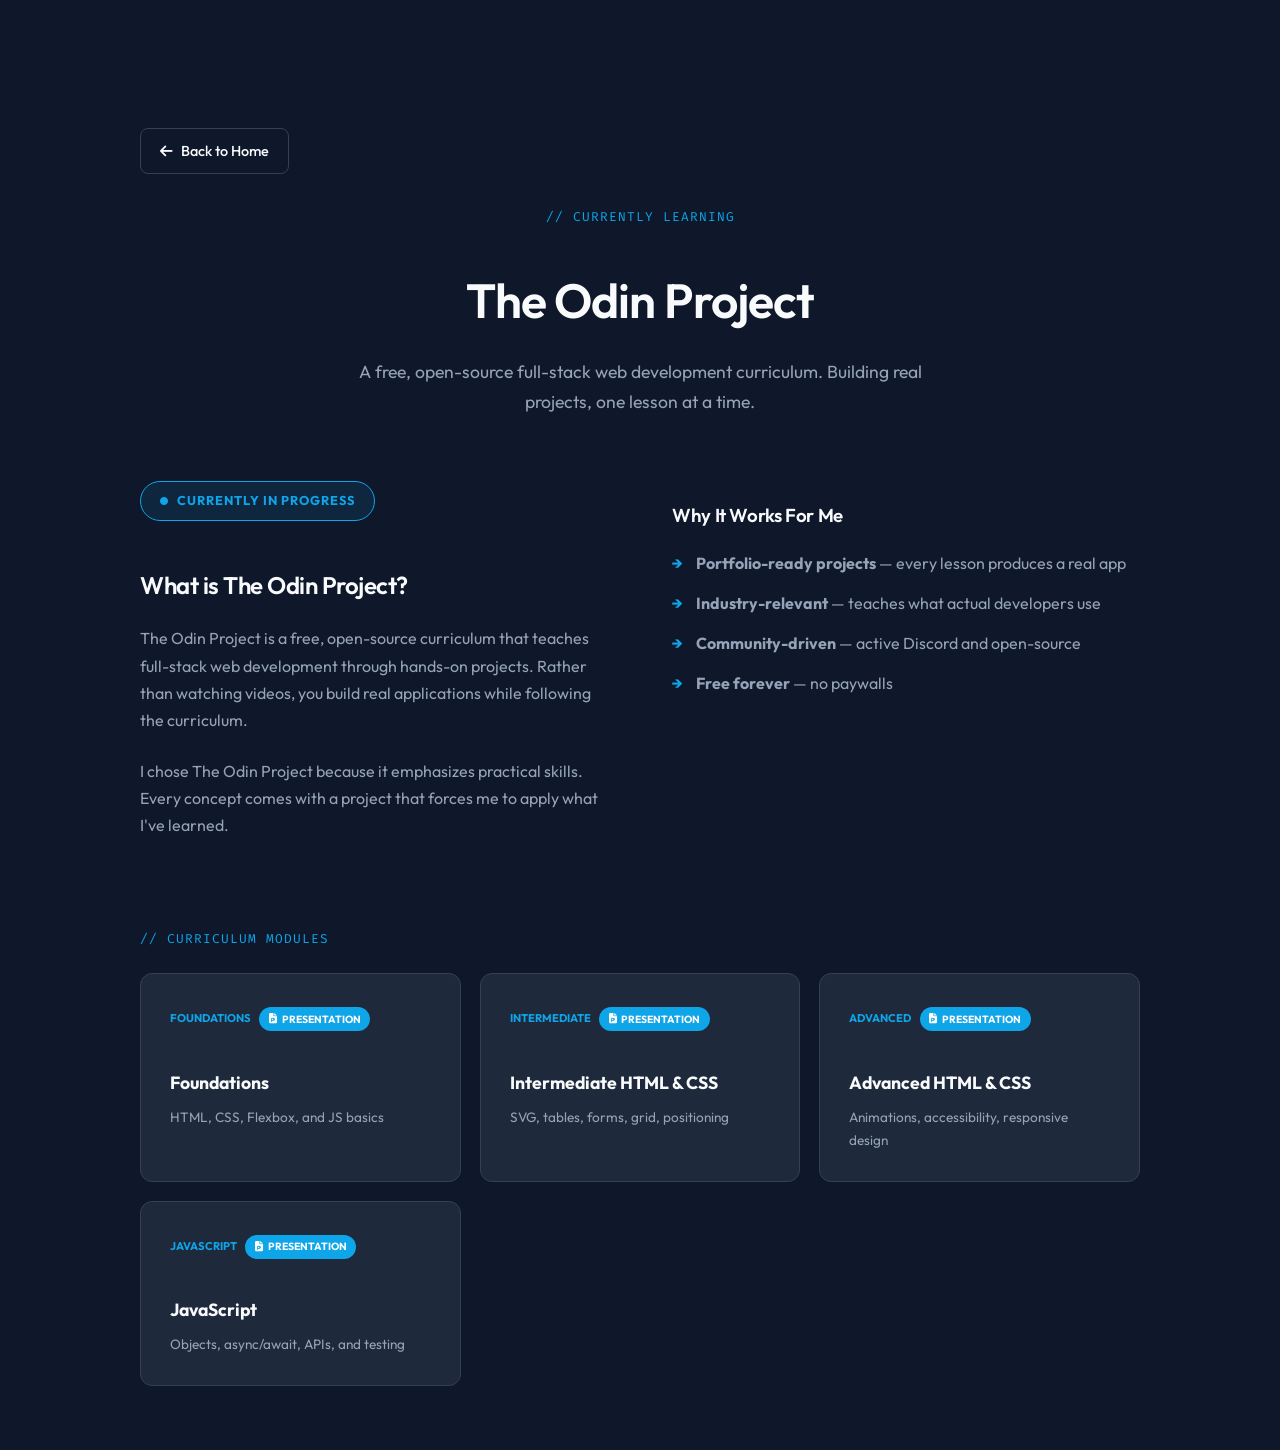
<file: odin.html>
<!DOCTYPE html>
<html lang="en">
<head>
    <meta charset="UTF-8">
    <meta name="viewport" content="width=device-width, initial-scale=1.0">
    <title>The Odin Project · Shon Biju</title>
    
    <link rel="preconnect" href="https://fonts.googleapis.com">
    <link rel="preconnect" href="https://fonts.gstatic.com" crossorigin>
    <link href="https://fonts.googleapis.com/css2?family=Fira+Code:wght@400;500&family=Outfit:wght@300;400;500;600;700&display=swap" rel="stylesheet">
    <link rel="stylesheet" href="https://cdnjs.cloudflare.com/ajax/libs/font-awesome/6.4.0/css/all.min.css">

    <style>
        :root {
            --bg: #0f172a;
            --bg-alt: #1e293b;
            --text: #f8fafc;
            --text-muted: #94a3b8;
            --accent: #0ea5e9;
            --border: #334155;
            --font-sans: 'Outfit', sans-serif;
            --font-mono: 'Fira Code', monospace;
        }

        body {
            font-family: var(--font-sans);
            background-color: var(--bg);
            color: var(--text);
            line-height: 1.7;
            padding: 8rem 2rem 4rem;
            margin: 0;
        }

        .container { max-width: 1000px; margin: 0 auto; }
        h1, h2, h3 { font-weight: 600; letter-spacing: -0.02em; }
        
        .mono-label {
            font-family: var(--font-mono); font-size: 0.8rem; color: var(--accent);
            text-transform: uppercase; letter-spacing: 1px; margin-bottom: 0.5rem; display: block;
        }

        .page-header { text-align: center; margin-bottom: 4rem; }
        .page-header h1 { font-size: 3rem; margin-bottom: 1rem; }
        .page-header p { color: var(--text-muted); font-size: 1.1rem; max-width: 600px; margin: 0 auto; }

        a.back-btn {
            display: inline-flex; align-items: center; gap: 0.5rem;
            color: var(--text); text-decoration: none; font-weight: 500;
            padding: 0.6rem 1.2rem; border: 1px solid var(--border);
            border-radius: 8px; transition: all 0.2s; margin-bottom: 2rem; font-size: 0.9rem;
        }
        a.back-btn:hover { border-color: var(--accent); color: var(--accent); }

        .status-badge {
            display: inline-flex; align-items: center; gap: 0.5rem; font-size: 0.8rem;
            font-weight: 700; text-transform: uppercase; letter-spacing: 1px;
            padding: 0.5rem 1.2rem; background: rgba(14, 165, 233, 0.1); color: var(--accent);
            border: 1px solid var(--accent); border-radius: 50px; margin-bottom: 1.5rem;
        }

        .content-grid { display: grid; grid-template-columns: 1fr 1fr; gap: 4rem; margin-bottom: 4rem; }
        .content-grid p { color: var(--text-muted); margin-bottom: 1.5rem; }
        
        .detail-content ul { list-style: none; margin-bottom: 1.5rem; padding-left: 0; }
        .detail-content li { position: relative; padding-left: 1.5rem; margin-bottom: 0.8rem; color: var(--text-muted); }
        .detail-content li::before { content: '→'; position: absolute; left: 0; color: var(--accent); font-weight: 700; }

        .module-list { display: grid; grid-template-columns: repeat(auto-fill, minmax(300px, 1fr)); gap: 1.2rem; margin-top: 1.5rem; }
        .module {
            padding: 1.8rem; background: var(--bg-alt); border: 1px solid var(--border);
            border-radius: 12px; transition: all 0.3s; text-decoration: none; color: inherit; display: block;
        }
        .module:hover { border-color: var(--accent); transform: translateY(-4px); box-shadow: 0 12px 24px rgba(0,0,0,0.2); }
        
        .module .num-badge { display: inline-block; font-size: 0.7rem; font-weight: 700; color: var(--accent); margin-bottom: 0.8rem; text-transform: uppercase; }
        .module h4 { font-size: 1.1rem; font-weight: 700; margin-bottom: 0.5rem; }
        .module p { font-size: 0.85rem; color: var(--text-muted); margin: 0; }
        
        .presentation-tag {
            display: inline-flex; align-items: center; gap: 0.3rem; font-size: 0.65rem;
            font-weight: 700; text-transform: uppercase; padding: 0.2rem 0.6rem;
            background: var(--accent); color: #fff; border-radius: 50px; margin-left: 0.4rem;
        }

        @media (max-width: 768px) {
            .content-grid { grid-template-columns: 1fr; gap: 2rem; }
            .page-header h1 { font-size: 2.5rem; }
        }
    </style>
</head>
<body>
    <div class="container">
        <a href="index.html" class="back-btn"><i class="fas fa-arrow-left"></i> Back to Home</a>
        
        <header class="page-header">
            <div class="mono-label">// Currently Learning</div>
            <h1>The Odin Project</h1>
            <p>A free, open-source full-stack web development curriculum. Building real projects, one lesson at a time.</p>
        </header>

        <div class="content-grid">
            <div class="detail-content">
                <div class="status-badge"><i class="fas fa-circle" style="font-size:0.5rem;"></i> Currently In Progress</div>
                <h2>What is The Odin Project?</h2>
                <p>The Odin Project is a free, open-source curriculum that teaches full-stack web development through hands-on projects. Rather than watching videos, you build real applications while following the curriculum.</p>
                <p>I chose The Odin Project because it emphasizes practical skills. Every concept comes with a project that forces me to apply what I've learned.</p>
            </div>
            <div class="detail-content">
                <h3>Why It Works For Me</h3>
                <ul>
                    <li><strong>Portfolio-ready projects</strong> — every lesson produces a real app</li>
                    <li><strong>Industry-relevant</strong> — teaches what actual developers use</li>
                    <li><strong>Community-driven</strong> — active Discord and open-source</li>
                    <li><strong>Free forever</strong> — no paywalls</li>
                </ul>
            </div>
        </div>

        <div class="mono-label" style="margin-bottom: 1rem;">// Curriculum Modules</div>
        <div class="module-list">
            <a href="#" class="module">
                <span class="num-badge">Foundations <span class="presentation-tag"><i class="fas fa-file-powerpoint"></i> Presentation</span></span>
                <h4>Foundations</h4>
                <p>HTML, CSS, Flexbox, and JS basics</p>
            </a>
            <a href="#" class="module">
                <span class="num-badge">Intermediate <span class="presentation-tag"><i class="fas fa-file-powerpoint"></i> Presentation</span></span>
                <h4>Intermediate HTML &amp; CSS</h4>
                <p>SVG, tables, forms, grid, positioning</p>
            </a>
            <a href="#" class="module">
                <span class="num-badge">Advanced <span class="presentation-tag"><i class="fas fa-file-powerpoint"></i> Presentation</span></span>
                <h4>Advanced HTML &amp; CSS</h4>
                <p>Animations, accessibility, responsive design</p>
            </a>
            <a href="#" class="module">
                <span class="num-badge">JavaScript <span class="presentation-tag"><i class="fas fa-file-powerpoint"></i> Presentation</span></span>
                <h4>JavaScript</h4>
                <p>Objects, async/await, APIs, and testing</p>
            </a>
        </div>
    </div>
</body>
</html>
</file>
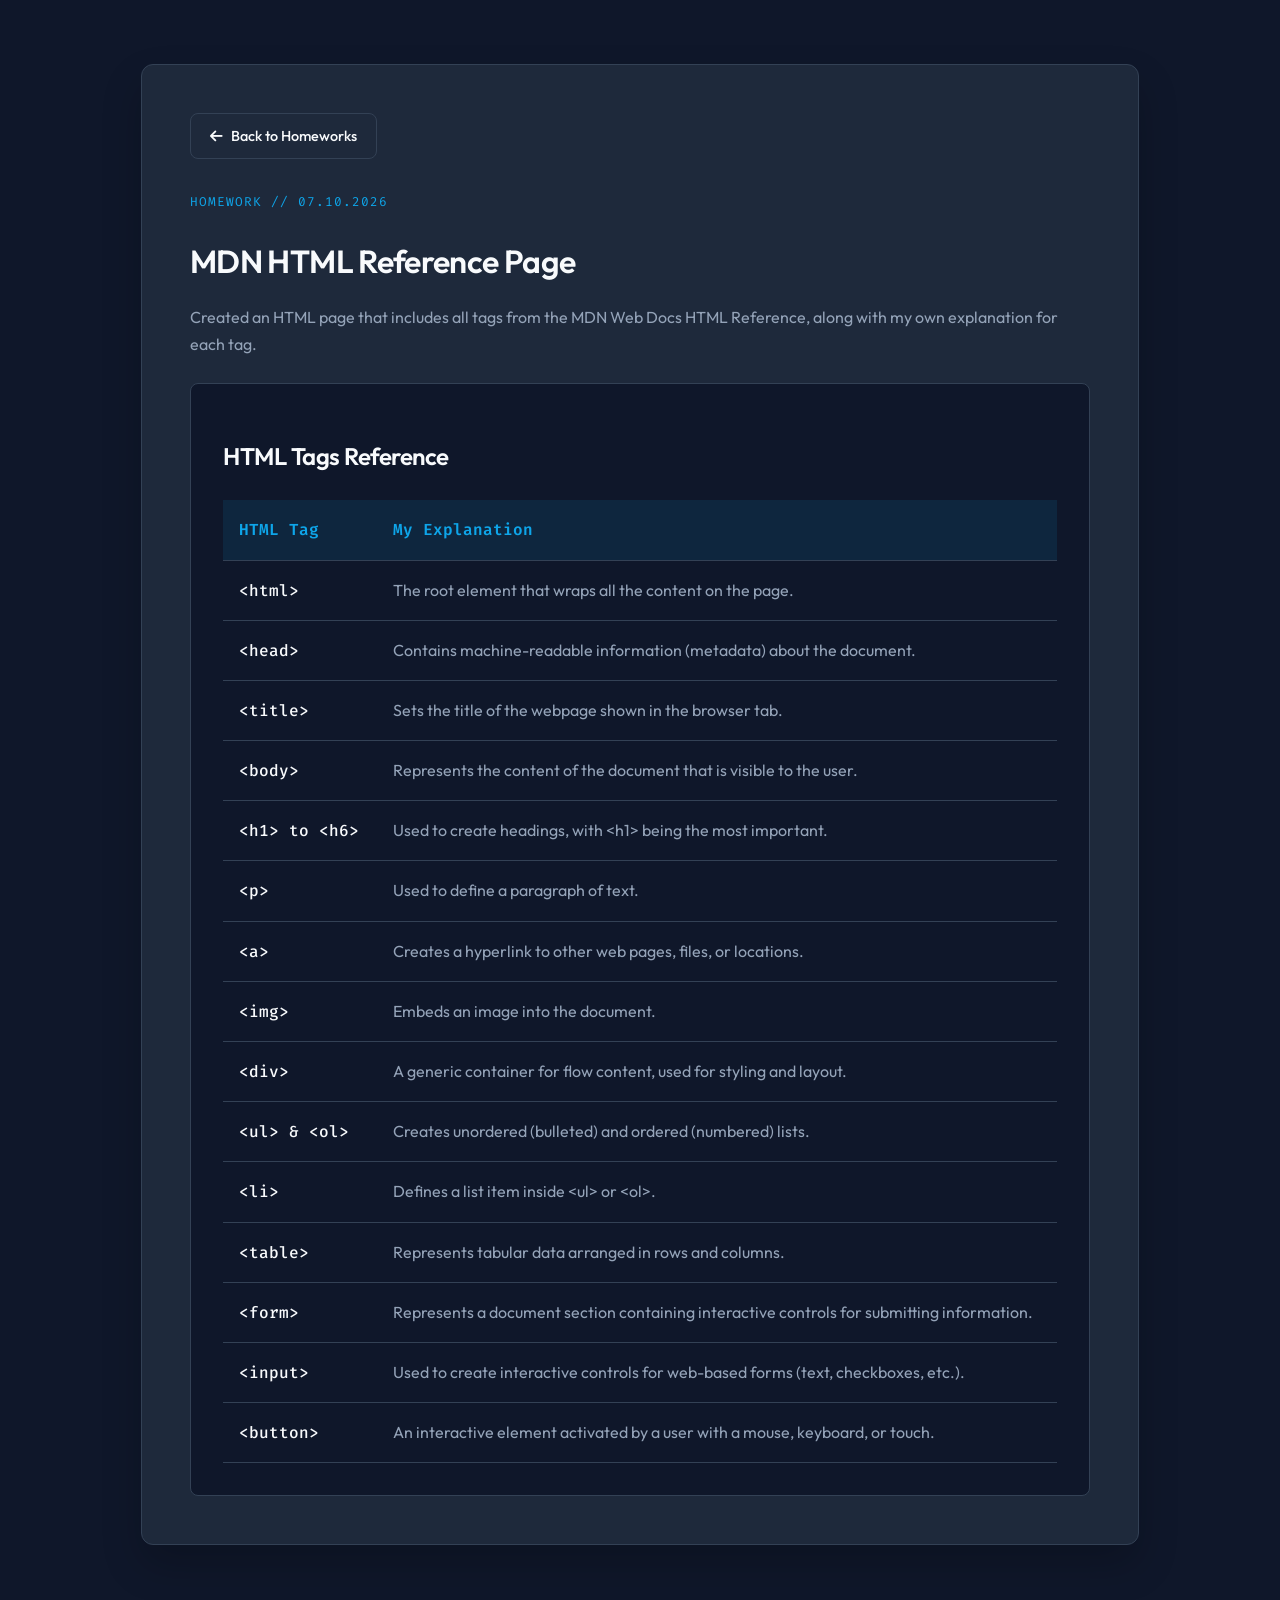
<file: class-activities/mdn-tags.html>
<!DOCTYPE html>
<html lang="en">
<head>
    <meta charset="UTF-8">
    <meta name="viewport" content="width=device-width, initial-scale=1.0">
    <title>MDN HTML Reference · Shon Biju</title>
    
    <link rel="preconnect" href="https://fonts.googleapis.com">
    <link rel="preconnect" href="https://fonts.gstatic.com" crossorigin>
    <link href="https://fonts.googleapis.com/css2?family=Fira+Code:wght@400;500&family=Outfit:wght@300;400;500;600;700&display=swap" rel="stylesheet">
    <link rel="stylesheet" href="https://cdnjs.cloudflare.com/ajax/libs/font-awesome/6.4.0/css/all.min.css">

    <style>
        :root {
            --bg: #0f172a;
            --bg-alt: #1e293b;
            --text: #f8fafc;
            --text-muted: #94a3b8;
            --accent: #0ea5e9;
            --border: #334155;
            --font-sans: 'Outfit', sans-serif;
            --font-mono: 'Fira Code', monospace;
        }

        body {
            font-family: var(--font-sans);
            background-color: var(--bg);
            color: var(--text);
            line-height: 1.7;
            padding: 4rem 2rem;
            margin: 0;
        }

        .container {
            max-width: 900px;
            margin: 0 auto;
            background: var(--bg-alt);
            padding: 3rem;
            border-radius: 12px;
            border: 1px solid var(--border);
            box-shadow: 0 20px 40px rgba(0,0,0,0.2);
        }

        h1, h2, h3 { font-weight: 600; letter-spacing: -0.02em; }
        .mono-label {
            font-family: var(--font-mono); font-size: 0.8rem; color: var(--accent);
            text-transform: uppercase; letter-spacing: 1px; margin-bottom: 0.5rem; display: block;
        }

        h1 { font-size: 2rem; margin-bottom: 1rem; }
        p { color: var(--text-muted); margin-bottom: 1.5rem; }

        a.back-btn {
            display: inline-flex; align-items: center; gap: 0.5rem;
            color: var(--text); text-decoration: none; font-weight: 500;
            padding: 0.6rem 1.2rem; border: 1px solid var(--border);
            border-radius: 8px; transition: all 0.2s; margin-bottom: 2rem; font-size: 0.9rem;
        }
        a.back-btn:hover { border-color: var(--accent); color: var(--accent); }

        .content-box {
            background: var(--bg); padding: 2rem; border-radius: 8px; border: 1px solid var(--border);
        }
        
        table {
            width: 100%;
            border-collapse: collapse;
            margin-top: 1.5rem;
        }
        th, td {
            text-align: left;
            padding: 1rem;
            border-bottom: 1px solid var(--border);
        }
        th {
            background: rgba(14, 165, 233, 0.1);
            color: var(--accent);
            font-weight: 600;
            font-family: var(--font-mono);
        }
        td:first-child {
            font-family: var(--font-mono);
            color: var(--text);
            font-weight: 500;
        }
        td:last-child {
            color: var(--text-muted);
        }
    </style>
</head>
<body>
    <div class="container">
        <!-- This links back to the Homeworks page -->
        <a href="../homeworks.html" class="back-btn"><i class="fas fa-arrow-left"></i> Back to Homeworks</a>
        
        <span class="mono-label">Homework // 07.10.2026</span>
        <h1>MDN HTML Reference Page</h1>
        <p>Created an HTML page that includes all tags from the MDN Web Docs HTML Reference, along with my own explanation for each tag.</p>
        
        <div class="content-box">
            <h2>HTML Tags Reference</h2>
            <table>
                <thead>
                    <tr>
                        <th>HTML Tag</th>
                        <th>My Explanation</th>
                    </tr>
                </thead>
                <tbody>
                    <tr><td>&lt;html&gt;</td><td>The root element that wraps all the content on the page.</td></tr>
                    <tr><td>&lt;head&gt;</td><td>Contains machine-readable information (metadata) about the document.</td></tr>
                    <tr><td>&lt;title&gt;</td><td>Sets the title of the webpage shown in the browser tab.</td></tr>
                    <tr><td>&lt;body&gt;</td><td>Represents the content of the document that is visible to the user.</td></tr>
                    <tr><td>&lt;h1&gt; to &lt;h6&gt;</td><td>Used to create headings, with &lt;h1&gt; being the most important.</td></tr>
                    <tr><td>&lt;p&gt;</td><td>Used to define a paragraph of text.</td></tr>
                    <tr><td>&lt;a&gt;</td><td>Creates a hyperlink to other web pages, files, or locations.</td></tr>
                    <tr><td>&lt;img&gt;</td><td>Embeds an image into the document.</td></tr>
                    <tr><td>&lt;div&gt;</td><td>A generic container for flow content, used for styling and layout.</td></tr>
                    <tr><td>&lt;ul&gt; &amp; &lt;ol&gt;</td><td>Creates unordered (bulleted) and ordered (numbered) lists.</td></tr>
                    <tr><td>&lt;li&gt;</td><td>Defines a list item inside &lt;ul&gt; or &lt;ol&gt;.</td></tr>
                    <tr><td>&lt;table&gt;</td><td>Represents tabular data arranged in rows and columns.</td></tr>
                    <tr><td>&lt;form&gt;</td><td>Represents a document section containing interactive controls for submitting information.</td></tr>
                    <tr><td>&lt;input&gt;</td><td>Used to create interactive controls for web-based forms (text, checkboxes, etc.).</td></tr>
                    <tr><td>&lt;button&gt;</td><td>An interactive element activated by a user with a mouse, keyboard, or touch.</td></tr>
                </tbody>
            </table>
        </div>
    </div>
</body>
</html>
</file>
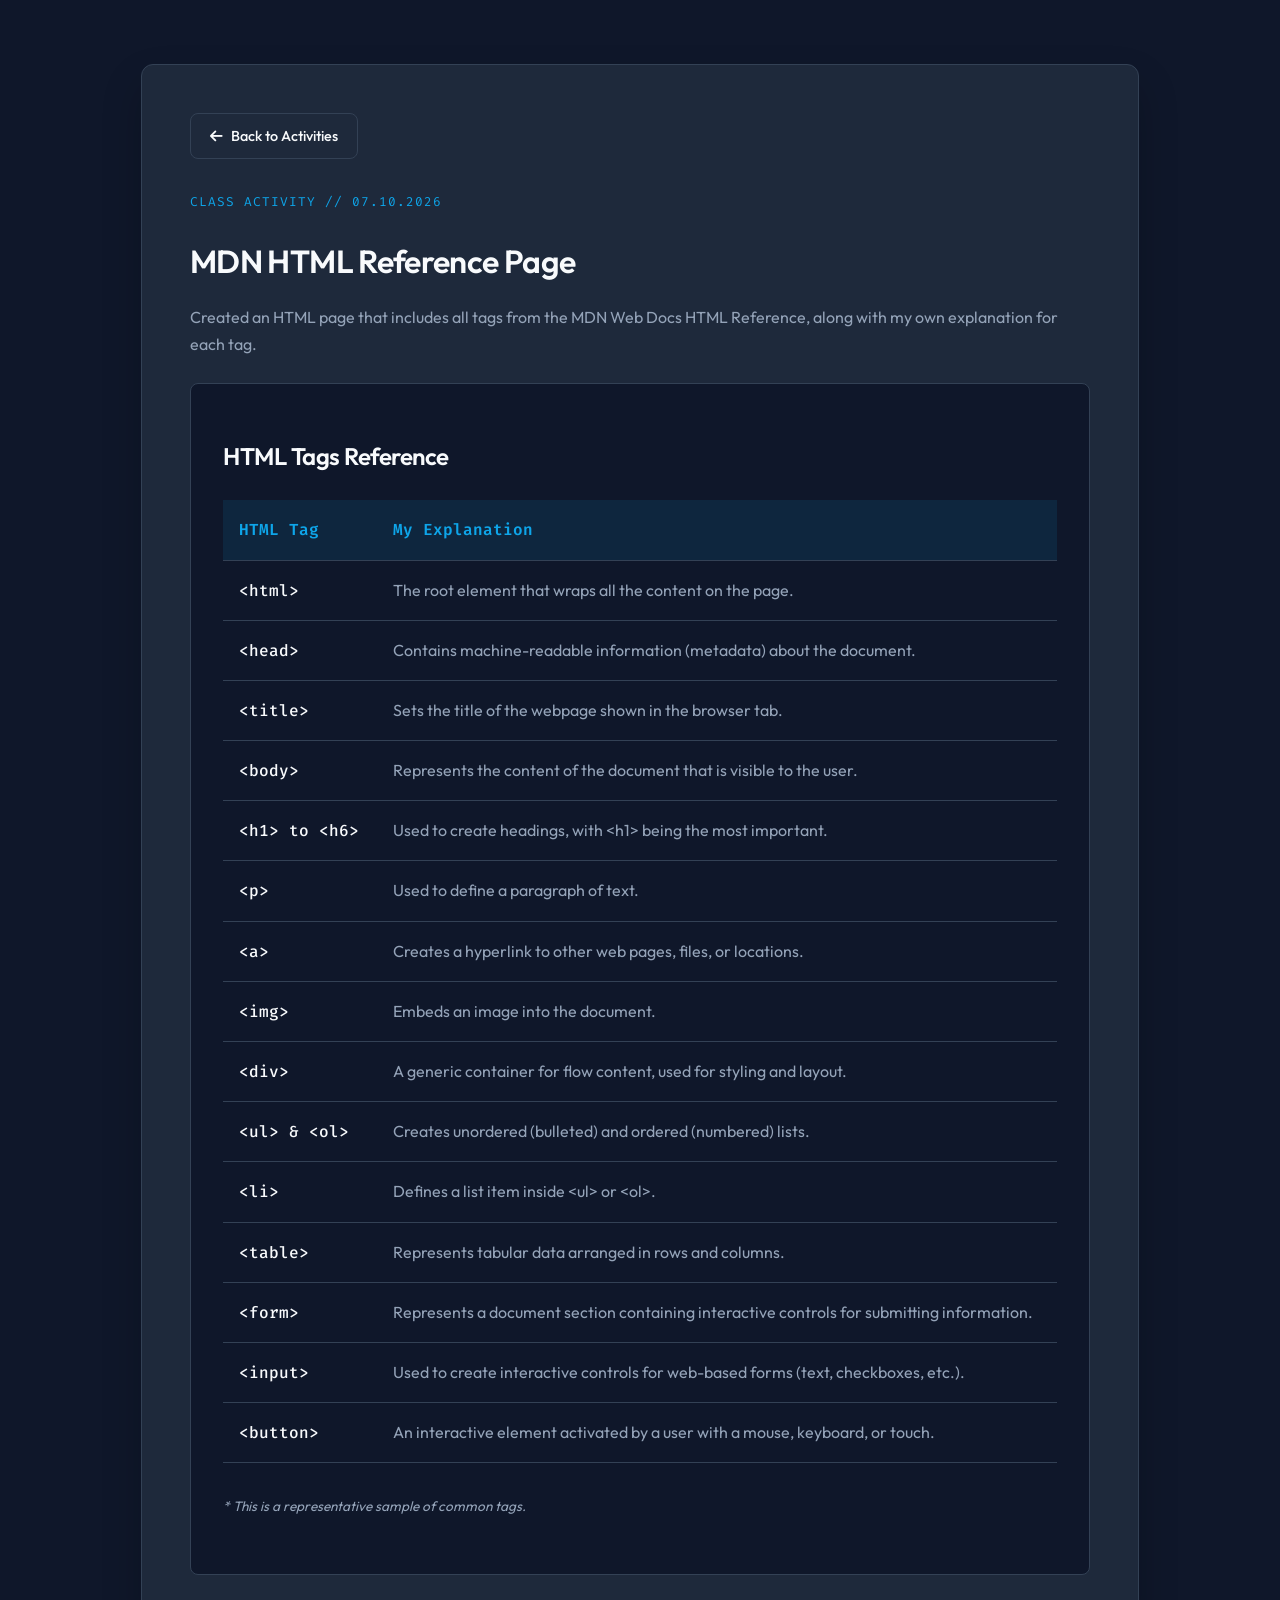
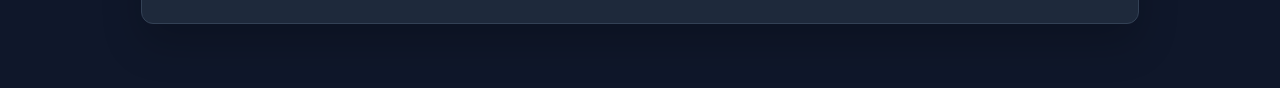
<file: class-activities/task-07-10.html>
<!DOCTYPE html>
<html lang="en">
<head>
    <meta charset="UTF-8">
    <meta name="viewport" content="width=device-width, initial-scale=1.0">
    <title>Task 07.10 · Shon Biju</title>
    
    <link rel="preconnect" href="https://fonts.googleapis.com">
    <link rel="preconnect" href="https://fonts.gstatic.com" crossorigin>
    <link href="https://fonts.googleapis.com/css2?family=Fira+Code:wght@400;500&family=Outfit:wght@300;400;500;600;700&display=swap" rel="stylesheet">
    <link rel="stylesheet" href="https://cdnjs.cloudflare.com/ajax/libs/font-awesome/6.4.0/css/all.min.css">

    <style>
        :root {
            --bg: #0f172a;
            --bg-alt: #1e293b;
            --text: #f8fafc;
            --text-muted: #94a3b8;
            --accent: #0ea5e9;
            --border: #334155;
            --font-sans: 'Outfit', sans-serif;
            --font-mono: 'Fira Code', monospace;
        }

        body {
            font-family: var(--font-sans);
            background-color: var(--bg);
            color: var(--text);
            line-height: 1.7;
            padding: 4rem 2rem;
            margin: 0;
        }

        .container {
            max-width: 900px; /* Slightly wider for the reference table */
            margin: 0 auto;
            background: var(--bg-alt);
            padding: 3rem;
            border-radius: 12px;
            border: 1px solid var(--border);
            box-shadow: 0 20px 40px rgba(0,0,0,0.2);
        }

        h1, h2, h3 { font-weight: 600; letter-spacing: -0.02em; }
        .mono-label {
            font-family: var(--font-mono); font-size: 0.8rem; color: var(--accent);
            text-transform: uppercase; letter-spacing: 1px; margin-bottom: 0.5rem; display: block;
        }

        h1 { font-size: 2rem; margin-bottom: 1rem; }
        p { color: var(--text-muted); margin-bottom: 1.5rem; }

        a.back-btn {
            display: inline-flex; align-items: center; gap: 0.5rem;
            color: var(--text); text-decoration: none; font-weight: 500;
            padding: 0.6rem 1.2rem; border: 1px solid var(--border);
            border-radius: 8px; transition: all 0.2s; margin-bottom: 2rem; font-size: 0.9rem;
        }
        a.back-btn:hover { border-color: var(--accent); color: var(--accent); }

        .content-box {
            background: var(--bg); padding: 2rem; border-radius: 8px; border: 1px solid var(--border);
        }
        
        /* Table Styling for the Reference */
        table {
            width: 100%;
            border-collapse: collapse;
            margin-top: 1.5rem;
        }
        th, td {
            text-align: left;
            padding: 1rem;
            border-bottom: 1px solid var(--border);
        }
        th {
            background: rgba(14, 165, 233, 0.1);
            color: var(--accent);
            font-weight: 600;
            font-family: var(--font-mono);
        }
        td:first-child {
            font-family: var(--font-mono);
            color: var(--text);
            font-weight: 500;
        }
        td:last-child {
            color: var(--text-muted);
        }
    </style>
</head>
<body>
    <div class="container">
        <a href="../class-activities.html" class="back-btn"><i class="fas fa-arrow-left"></i> Back to Activities</a>
        
        <span class="mono-label">Class Activity // 07.10.2026</span>
        <h1>MDN HTML Reference Page</h1>
        <p>Created an HTML page that includes all tags from the MDN Web Docs HTML Reference, along with my own explanation for each tag.</p>
        
        <div class="content-box">
            <h2>HTML Tags Reference</h2>
            <table>
                <thead>
                    <tr>
                        <th>HTML Tag</th>
                        <th>My Explanation</th>
                    </tr>
                </thead>
                <tbody>
                    <tr>
                        <td>&lt;html&gt;</td>
                        <td>The root element that wraps all the content on the page.</td>
                    </tr>
                    <tr>
                        <td>&lt;head&gt;</td>
                        <td>Contains machine-readable information (metadata) about the document.</td>
                    </tr>
                    <tr>
                        <td>&lt;title&gt;</td>
                        <td>Sets the title of the webpage shown in the browser tab.</td>
                    </tr>
                    <tr>
                        <td>&lt;body&gt;</td>
                        <td>Represents the content of the document that is visible to the user.</td>
                    </tr>
                    <tr>
                        <td>&lt;h1&gt; to &lt;h6&gt;</td>
                        <td>Used to create headings, with &lt;h1&gt; being the most important.</td>
                    </tr>
                    <tr>
                        <td>&lt;p&gt;</td>
                        <td>Used to define a paragraph of text.</td>
                    </tr>
                    <tr>
                        <td>&lt;a&gt;</td>
                        <td>Creates a hyperlink to other web pages, files, or locations.</td>
                    </tr>
                    <tr>
                        <td>&lt;img&gt;</td>
                        <td>Embeds an image into the document.</td>
                    </tr>
                    <tr>
                        <td>&lt;div&gt;</td>
                        <td>A generic container for flow content, used for styling and layout.</td>
                    </tr>
                    <tr>
                        <td>&lt;ul&gt; &amp; &lt;ol&gt;</td>
                        <td>Creates unordered (bulleted) and ordered (numbered) lists.</td>
                    </tr>
                    <tr>
                        <td>&lt;li&gt;</td>
                        <td>Defines a list item inside &lt;ul&gt; or &lt;ol&gt;.</td>
                    </tr>
                    <tr>
                        <td>&lt;table&gt;</td>
                        <td>Represents tabular data arranged in rows and columns.</td>
                    </tr>
                    <tr>
                        <td>&lt;form&gt;</td>
                        <td>Represents a document section containing interactive controls for submitting information.</td>
                    </tr>
                    <tr>
                        <td>&lt;input&gt;</td>
                        <td>Used to create interactive controls for web-based forms (text, checkboxes, etc.).</td>
                    </tr>
                    <tr>
                        <td>&lt;button&gt;</td>
                        <td>An interactive element activated by a user with a mouse, keyboard, or touch.</td>
                    </tr>
                </tbody>
            </table>
            <p style="margin-top: 2rem; font-size: 0.85rem; font-style: italic;">* This is a representative sample of common tags.</p>
        </div>
    </div>
</body>
</html>
</file>
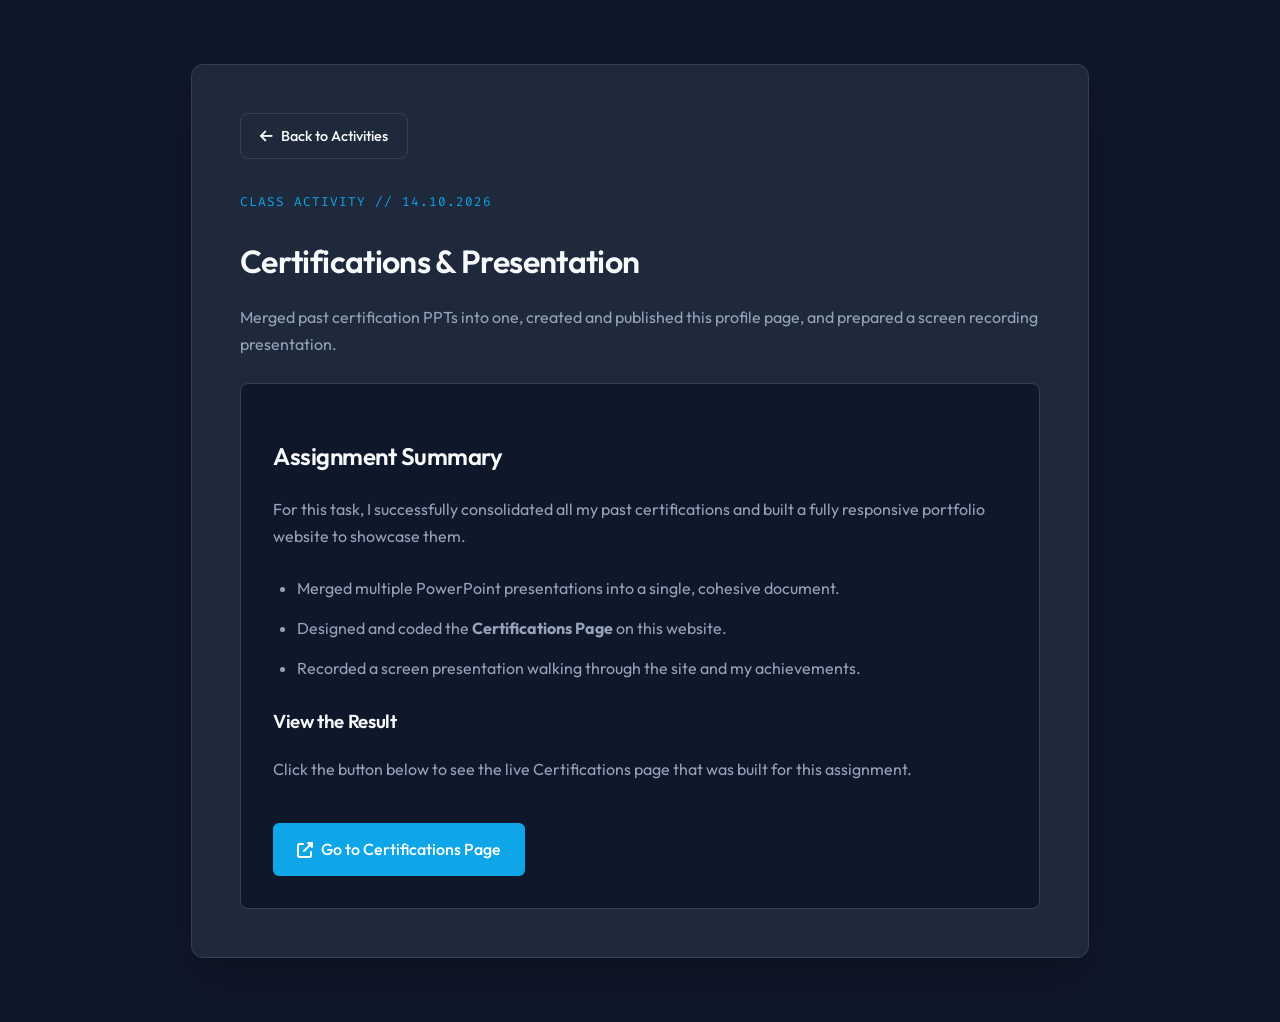
<file: class-activities/task-14-10.html>
<!DOCTYPE html>
<html lang="en">
<head>
    <meta charset="UTF-8">
    <meta name="viewport" content="width=device-width, initial-scale=1.0">
    <title>Task 14.10 · Shon Biju</title>
    
    <link rel="preconnect" href="https://fonts.googleapis.com">
    <link rel="preconnect" href="https://fonts.gstatic.com" crossorigin>
    <link href="https://fonts.googleapis.com/css2?family=Fira+Code:wght@400;500&family=Outfit:wght@300;400;500;600;700&display=swap" rel="stylesheet">
    <link rel="stylesheet" href="https://cdnjs.cloudflare.com/ajax/libs/font-awesome/6.4.0/css/all.min.css">

    <style>
        :root {
            --bg: #0f172a;
            --bg-alt: #1e293b;
            --text: #f8fafc;
            --text-muted: #94a3b8;
            --accent: #0ea5e9;
            --border: #334155;
            --font-sans: 'Outfit', sans-serif;
            --font-mono: 'Fira Code', monospace;
        }

        body {
            font-family: var(--font-sans);
            background-color: var(--bg);
            color: var(--text);
            line-height: 1.7;
            padding: 4rem 2rem;
            margin: 0;
        }

        .container {
            max-width: 800px;
            margin: 0 auto;
            background: var(--bg-alt);
            padding: 3rem;
            border-radius: 12px;
            border: 1px solid var(--border);
            box-shadow: 0 20px 40px rgba(0,0,0,0.2);
        }

        h1, h2, h3 { font-weight: 600; letter-spacing: -0.02em; }
        .mono-label {
            font-family: var(--font-mono); font-size: 0.8rem; color: var(--accent);
            text-transform: uppercase; letter-spacing: 1px; margin-bottom: 0.5rem; display: block;
        }

        h1 { font-size: 2rem; margin-bottom: 1rem; }
        p { color: var(--text-muted); margin-bottom: 1.5rem; }

        a.back-btn {
            display: inline-flex; align-items: center; gap: 0.5rem;
            color: var(--text); text-decoration: none; font-weight: 500;
            padding: 0.6rem 1.2rem; border: 1px solid var(--border);
            border-radius: 8px; transition: all 0.2s; margin-bottom: 2rem; font-size: 0.9rem;
        }
        a.back-btn:hover { border-color: var(--accent); color: var(--accent); }

        .content-box {
            background: var(--bg); padding: 2rem; border-radius: 8px; border: 1px solid var(--border);
        }
        
        .task-content ul { padding-left: 1.5rem; color: var(--text-muted); margin-bottom: 1.5rem; }
        .task-content li { margin-bottom: 0.8rem; }
        
        .action-link {
            display: inline-flex; align-items: center; gap: 0.5rem;
            background: var(--accent); color: #fff; text-decoration: none;
            padding: 0.8rem 1.5rem; border-radius: 6px; font-weight: 500;
            margin-top: 1rem; transition: 0.2s;
        }
        .action-link:hover { background: #38bdf8; }
    </style>
</head>
<body>
    <div class="container">
        <a href="../class-activities.html" class="back-btn"><i class="fas fa-arrow-left"></i> Back to Activities</a>
        
        <span class="mono-label">Class Activity // 14.10.2026</span>
        <h1>Certifications & Presentation</h1>
        <p>Merged past certification PPTs into one, created and published this profile page, and prepared a screen recording presentation.</p>
        
        <div class="content-box task-content">
            
            <h2>Assignment Summary</h2>
            <p>For this task, I successfully consolidated all my past certifications and built a fully responsive portfolio website to showcase them.</p>
            
            <ul>
                <li>Merged multiple PowerPoint presentations into a single, cohesive document.</li>
                <li>Designed and coded the <strong>Certifications Page</strong> on this website.</li>
                <li>Recorded a screen presentation walking through the site and my achievements.</li>
            </ul>

            <h3>View the Result</h3>
            <p>Click the button below to see the live Certifications page that was built for this assignment.</p>
            
            <a href="../certifications.html" class="action-link">
                <i class="fas fa-external-link-alt"></i> Go to Certifications Page
            </a>

        </div>
    </div>
</body>
</html>
</file>
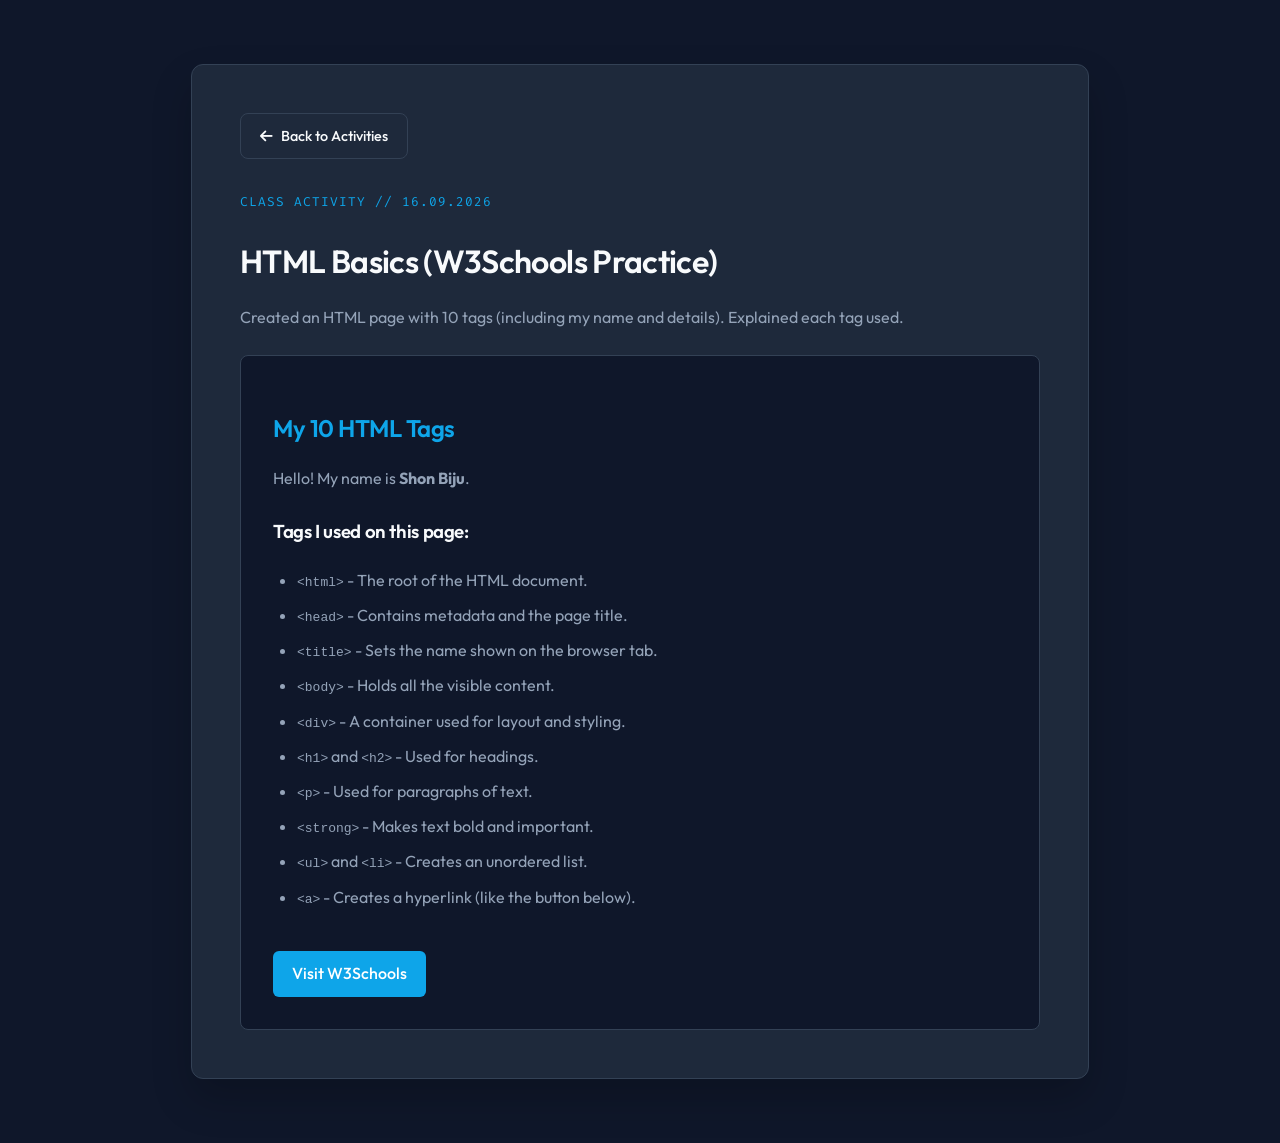
<file: class-activities/task-16-09.html>
<!DOCTYPE html>
<html lang="en">
<head>
    <meta charset="UTF-8">
    <meta name="viewport" content="width=device-width, initial-scale=1.0">
    <title>Task 16.09 · Shon Biju</title>
    
    <!-- Modern Tech Fonts -->
    <link rel="preconnect" href="https://fonts.googleapis.com">
    <link rel="preconnect" href="https://fonts.gstatic.com" crossorigin>
    <link href="https://fonts.googleapis.com/css2?family=Fira+Code:wght@400;500&family=Outfit:wght@300;400;500;600;700&display=swap" rel="stylesheet">
    <link rel="stylesheet" href="https://cdnjs.cloudflare.com/ajax/libs/font-awesome/6.4.0/css/all.min.css">

    <style>
        :root {
            --bg: #0f172a;
            --bg-alt: #1e293b;
            --text: #f8fafc;
            --text-muted: #94a3b8;
            --accent: #0ea5e9;
            --border: #334155;
            --font-sans: 'Outfit', sans-serif;
            --font-mono: 'Fira Code', monospace;
        }

        body {
            font-family: var(--font-sans);
            background-color: var(--bg);
            color: var(--text);
            line-height: 1.7;
            padding: 4rem 2rem;
            margin: 0;
        }

        .container {
            max-width: 800px;
            margin: 0 auto;
            background: var(--bg-alt);
            padding: 3rem;
            border-radius: 12px;
            border: 1px solid var(--border);
            box-shadow: 0 20px 40px rgba(0,0,0,0.2);
        }

        h1, h2, h3 { font-weight: 600; letter-spacing: -0.02em; }
        
        .mono-label {
            font-family: var(--font-mono);
            font-size: 0.8rem;
            color: var(--accent);
            text-transform: uppercase;
            letter-spacing: 1px;
            margin-bottom: 0.5rem;
            display: block;
        }

        h1 { font-size: 2rem; margin-bottom: 1rem; }
        p { color: var(--text-muted); margin-bottom: 1.5rem; }

        a.back-btn {
            display: inline-flex; align-items: center; gap: 0.5rem;
            color: var(--text); text-decoration: none; font-weight: 500;
            padding: 0.6rem 1.2rem; border: 1px solid var(--border);
            border-radius: 8px; transition: all 0.2s; margin-bottom: 2rem;
            font-size: 0.9rem;
        }
        a.back-btn:hover { border-color: var(--accent); color: var(--accent); }

        .content-box {
            background: var(--bg);
            padding: 2rem;
            border-radius: 8px;
            border: 1px solid var(--border);
        }

        /* Custom styling for your HTML task */
        .task-content h2 { color: var(--accent); font-size: 1.5rem; margin-bottom: 1rem; }
        .task-content ul { padding-left: 1.5rem; color: var(--text-muted); margin-bottom: 1.5rem; }
        .task-content li { margin-bottom: 0.5rem; }
        
        /* A simple button to show I know HTML */
        .demo-btn {
            display: inline-block;
            padding: 0.6rem 1.2rem;
            background: var(--accent);
            color: #fff;
            text-decoration: none;
            border-radius: 6px;
            font-weight: 500;
            margin-top: 1rem;
            transition: 0.2s;
        }
        .demo-btn:hover { background: #38bdf8; }
    </style>
</head>
<body>
    <div class="container">
        <!-- Back Button linking to the main class-activities page -->
        <a href="../class-activities.html" class="back-btn"><i class="fas fa-arrow-left"></i> Back to Activities</a>
        
        <span class="mono-label">Class Activity // 16.09.2026</span>
        <h1>HTML Basics (W3Schools Practice)</h1>
        <p>Created an HTML page with 10 tags (including my name and details). Explained each tag used.</p>
        
        <!-- THIS IS WHERE YOUR TASK GOES -->
        <div class="content-box task-content">
            
            <h2>My 10 HTML Tags</h2>
            <p>Hello! My name is <strong>Shon Biju</strong>.</p>
            
            <h3>Tags I used on this page:</h3>
            <ul>
                <li><code>&lt;html&gt;</code> - The root of the HTML document.</li>
                <li><code>&lt;head&gt;</code> - Contains metadata and the page title.</li>
                <li><code>&lt;title&gt;</code> - Sets the name shown on the browser tab.</li>
                <li><code>&lt;body&gt;</code> - Holds all the visible content.</li>
                <li><code>&lt;div&gt;</code> - A container used for layout and styling.</li>
                <li><code>&lt;h1&gt;</code> and <code>&lt;h2&gt;</code> - Used for headings.</li>
                <li><code>&lt;p&gt;</code> - Used for paragraphs of text.</li>
                <li><code>&lt;strong&gt;</code> - Makes text bold and important.</li>
                <li><code>&lt;ul&gt;</code> and <code>&lt;li&gt;</code> - Creates an unordered list.</li>
                <li><code>&lt;a&gt;</code> - Creates a hyperlink (like the button below).</li>
            </ul>

            <a href="https://www.w3schools.com/html/" target="_blank" class="demo-btn">Visit W3Schools</a>

        </div>
    </div>
</body>
</html>
</file>
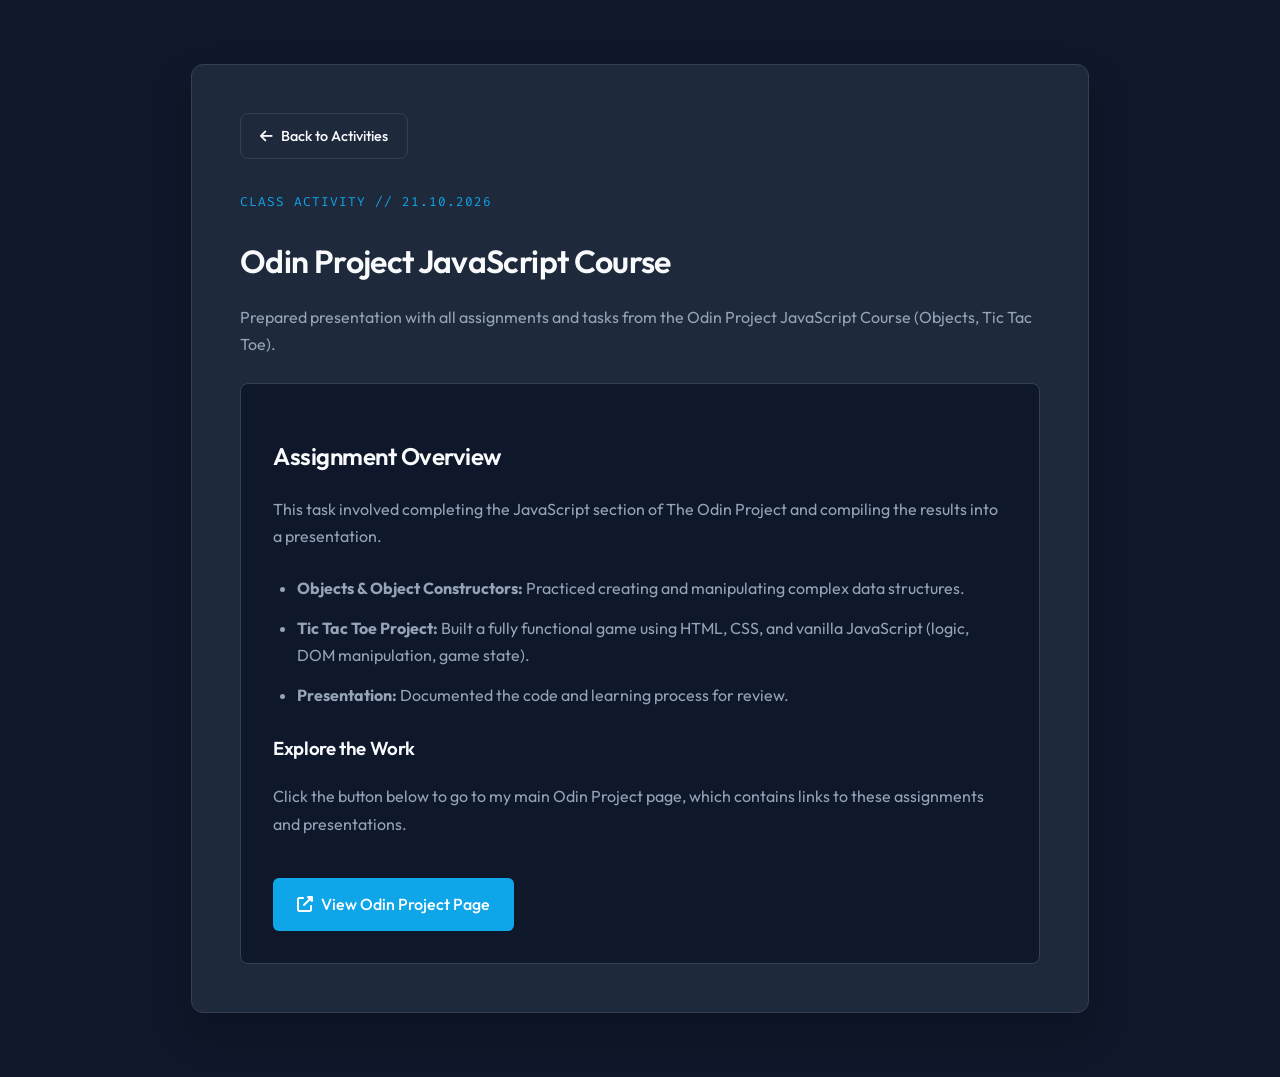
<file: class-activities/task-21-10.html>
<!DOCTYPE html>
<html lang="en">
<head>
    <meta charset="UTF-8">
    <meta name="viewport" content="width=device-width, initial-scale=1.0">
    <title>Task 21.10 · Shon Biju</title>
    
    <link rel="preconnect" href="https://fonts.googleapis.com">
    <link rel="preconnect" href="https://fonts.gstatic.com" crossorigin>
    <link href="https://fonts.googleapis.com/css2?family=Fira+Code:wght@400;500&family=Outfit:wght@300;400;500;600;700&display=swap" rel="stylesheet">
    <link rel="stylesheet" href="https://cdnjs.cloudflare.com/ajax/libs/font-awesome/6.4.0/css/all.min.css">

    <style>
        :root {
            --bg: #0f172a;
            --bg-alt: #1e293b;
            --text: #f8fafc;
            --text-muted: #94a3b8;
            --accent: #0ea5e9;
            --border: #334155;
            --font-sans: 'Outfit', sans-serif;
            --font-mono: 'Fira Code', monospace;
        }

        body {
            font-family: var(--font-sans);
            background-color: var(--bg);
            color: var(--text);
            line-height: 1.7;
            padding: 4rem 2rem;
            margin: 0;
        }

        .container {
            max-width: 800px;
            margin: 0 auto;
            background: var(--bg-alt);
            padding: 3rem;
            border-radius: 12px;
            border: 1px solid var(--border);
            box-shadow: 0 20px 40px rgba(0,0,0,0.2);
        }

        h1, h2, h3 { font-weight: 600; letter-spacing: -0.02em; }
        .mono-label {
            font-family: var(--font-mono); font-size: 0.8rem; color: var(--accent);
            text-transform: uppercase; letter-spacing: 1px; margin-bottom: 0.5rem; display: block;
        }

        h1 { font-size: 2rem; margin-bottom: 1rem; }
        p { color: var(--text-muted); margin-bottom: 1.5rem; }

        a.back-btn {
            display: inline-flex; align-items: center; gap: 0.5rem;
            color: var(--text); text-decoration: none; font-weight: 500;
            padding: 0.6rem 1.2rem; border: 1px solid var(--border);
            border-radius: 8px; transition: all 0.2s; margin-bottom: 2rem; font-size: 0.9rem;
        }
        a.back-btn:hover { border-color: var(--accent); color: var(--accent); }

        .content-box {
            background: var(--bg); padding: 2rem; border-radius: 8px; border: 1px solid var(--border);
        }
        
        .task-content ul { padding-left: 1.5rem; color: var(--text-muted); margin-bottom: 1.5rem; }
        .task-content li { margin-bottom: 0.8rem; }
        
        .action-link {
            display: inline-flex; align-items: center; gap: 0.5rem;
            background: var(--accent); color: #fff; text-decoration: none;
            padding: 0.8rem 1.5rem; border-radius: 6px; font-weight: 500;
            margin-top: 1rem; transition: 0.2s;
        }
        .action-link:hover { background: #38bdf8; }
    </style>
</head>
<body>
    <div class="container">
        <a href="../class-activities.html" class="back-btn"><i class="fas fa-arrow-left"></i> Back to Activities</a>
        
        <span class="mono-label">Class Activity // 21.10.2026</span>
        <h1>Odin Project JavaScript Course</h1>
        <p>Prepared presentation with all assignments and tasks from the Odin Project JavaScript Course (Objects, Tic Tac Toe).</p>
        
        <div class="content-box task-content">
            
            <h2>Assignment Overview</h2>
            <p>This task involved completing the JavaScript section of The Odin Project and compiling the results into a presentation.</p>
            
            <ul>
                <li><strong>Objects & Object Constructors:</strong> Practiced creating and manipulating complex data structures.</li>
                <li><strong>Tic Tac Toe Project:</strong> Built a fully functional game using HTML, CSS, and vanilla JavaScript (logic, DOM manipulation, game state).</li>
                <li><strong>Presentation:</strong> Documented the code and learning process for review.</li>
            </ul>

            <h3>Explore the Work</h3>
            <p>Click the button below to go to my main Odin Project page, which contains links to these assignments and presentations.</p>
            
            <a href="../odin.html" class="action-link">
                <i class="fas fa-external-link-alt"></i> View Odin Project Page
            </a>

        </div>
    </div>
</body>
</html>
</file>
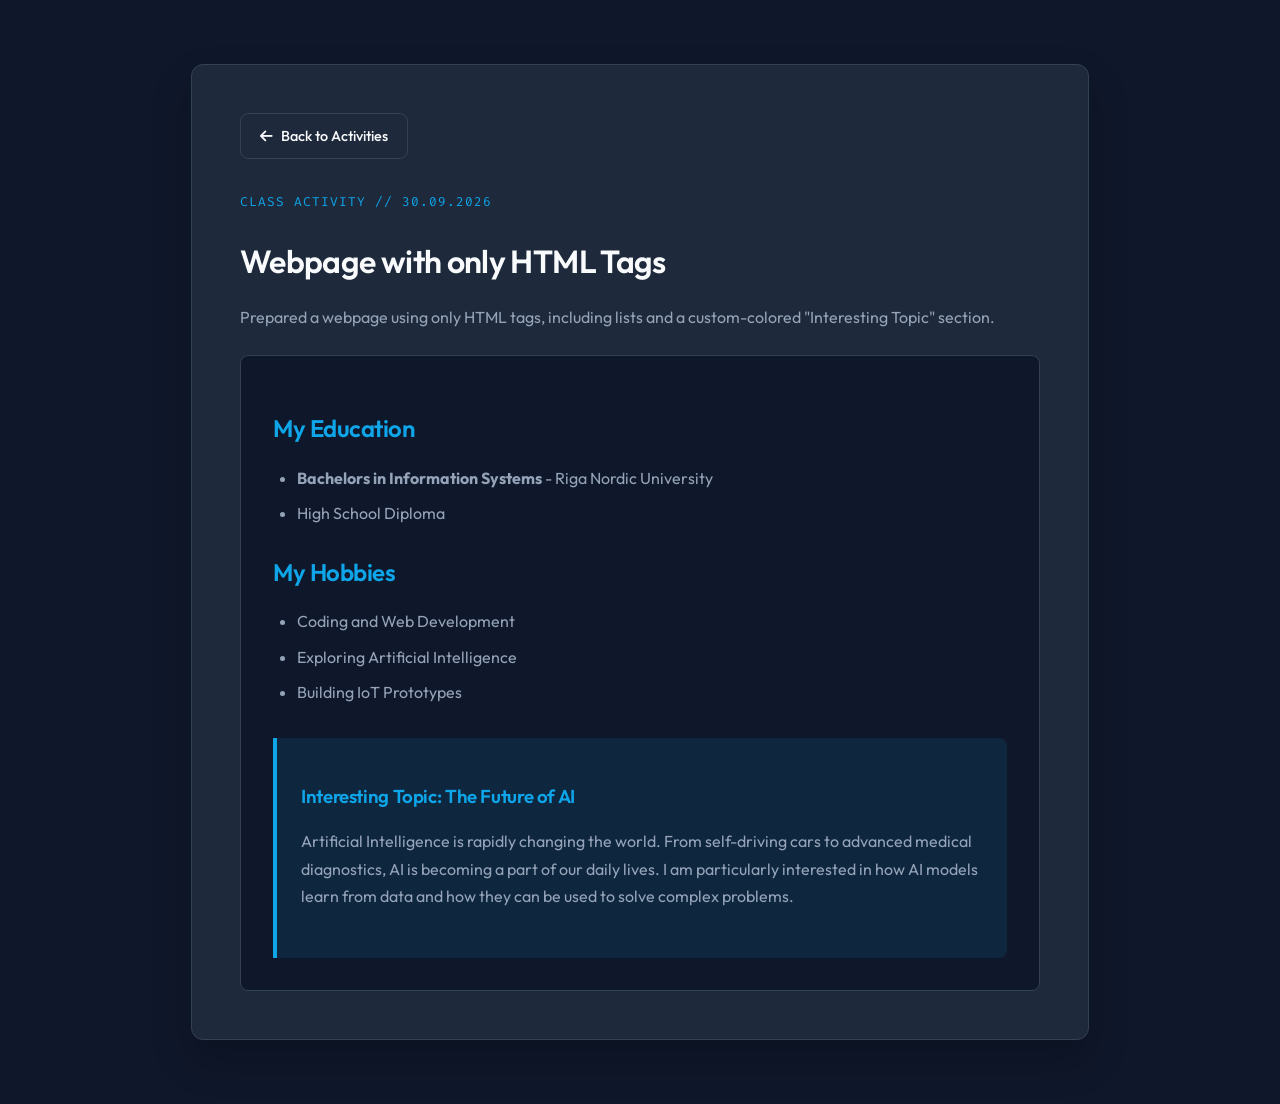
<file: class-activities/task-30-09.html>
<!DOCTYPE html>
<html lang="en">
<head>
    <meta charset="UTF-8">
    <meta name="viewport" content="width=device-width, initial-scale=1.0">
    <title>Task 30.09 · Shon Biju</title>
    
    <link rel="preconnect" href="https://fonts.googleapis.com">
    <link rel="preconnect" href="https://fonts.gstatic.com" crossorigin>
    <link href="https://fonts.googleapis.com/css2?family=Fira+Code:wght@400;500&family=Outfit:wght@300;400;500;600;700&display=swap" rel="stylesheet">
    <link rel="stylesheet" href="https://cdnjs.cloudflare.com/ajax/libs/font-awesome/6.4.0/css/all.min.css">

    <style>
        :root {
            --bg: #0f172a;
            --bg-alt: #1e293b;
            --text: #f8fafc;
            --text-muted: #94a3b8;
            --accent: #0ea5e9;
            --border: #334155;
            --font-sans: 'Outfit', sans-serif;
            --font-mono: 'Fira Code', monospace;
        }

        body {
            font-family: var(--font-sans);
            background-color: var(--bg);
            color: var(--text);
            line-height: 1.7;
            padding: 4rem 2rem;
            margin: 0;
        }

        .container {
            max-width: 800px;
            margin: 0 auto;
            background: var(--bg-alt);
            padding: 3rem;
            border-radius: 12px;
            border: 1px solid var(--border);
            box-shadow: 0 20px 40px rgba(0,0,0,0.2);
        }

        h1, h2, h3 { font-weight: 600; letter-spacing: -0.02em; }
        .mono-label {
            font-family: var(--font-mono); font-size: 0.8rem; color: var(--accent);
            text-transform: uppercase; letter-spacing: 1px; margin-bottom: 0.5rem; display: block;
        }

        h1 { font-size: 2rem; margin-bottom: 1rem; }
        p { color: var(--text-muted); margin-bottom: 1.5rem; }

        a.back-btn {
            display: inline-flex; align-items: center; gap: 0.5rem;
            color: var(--text); text-decoration: none; font-weight: 500;
            padding: 0.6rem 1.2rem; border: 1px solid var(--border);
            border-radius: 8px; transition: all 0.2s; margin-bottom: 2rem; font-size: 0.9rem;
        }
        a.back-btn:hover { border-color: var(--accent); color: var(--accent); }

        .content-box {
            background: var(--bg); padding: 2rem; border-radius: 8px; border: 1px solid var(--border);
        }
        .task-content h2 { color: var(--accent); font-size: 1.5rem; margin-bottom: 1rem; }
        .task-content ul { padding-left: 1.5rem; color: var(--text-muted); margin-bottom: 1.5rem; }
        .task-content li { margin-bottom: 0.5rem; }
        
        /* Styling for the "Interesting Topic" section */
        .interesting-topic {
            background: rgba(14, 165, 233, 0.1);
            border-left: 4px solid var(--accent);
            padding: 1.5rem;
            border-radius: 0 8px 8px 0;
            margin-top: 2rem;
        }
        .interesting-topic h3 { color: var(--accent); margin-bottom: 0.5rem; }
    </style>
</head>
<body>
    <div class="container">
        <a href="../class-activities.html" class="back-btn"><i class="fas fa-arrow-left"></i> Back to Activities</a>
        
        <span class="mono-label">Class Activity // 30.09.2026</span>
        <h1>Webpage with only HTML Tags</h1>
        <p>Prepared a webpage using only HTML tags, including lists and a custom-colored "Interesting Topic" section.</p>
        
        <div class="content-box task-content">
            
            <h2>My Education</h2>
            <ul>
                <li><strong>Bachelors in Information Systems</strong> - Riga Nordic University</li>
                <li>High School Diploma</li>
            </ul>

            <h2>My Hobbies</h2>
            <ul>
                <li>Coding and Web Development</li>
                <li>Exploring Artificial Intelligence</li>
                <li>Building IoT Prototypes</li>
            </ul>

            <div class="interesting-topic">
                <h3>Interesting Topic: The Future of AI</h3>
                <p>Artificial Intelligence is rapidly changing the world. From self-driving cars to advanced medical diagnostics, AI is becoming a part of our daily lives. I am particularly interested in how AI models learn from data and how they can be used to solve complex problems.</p>
            </div>

        </div>
    </div>
</body>
</html>
</file>
